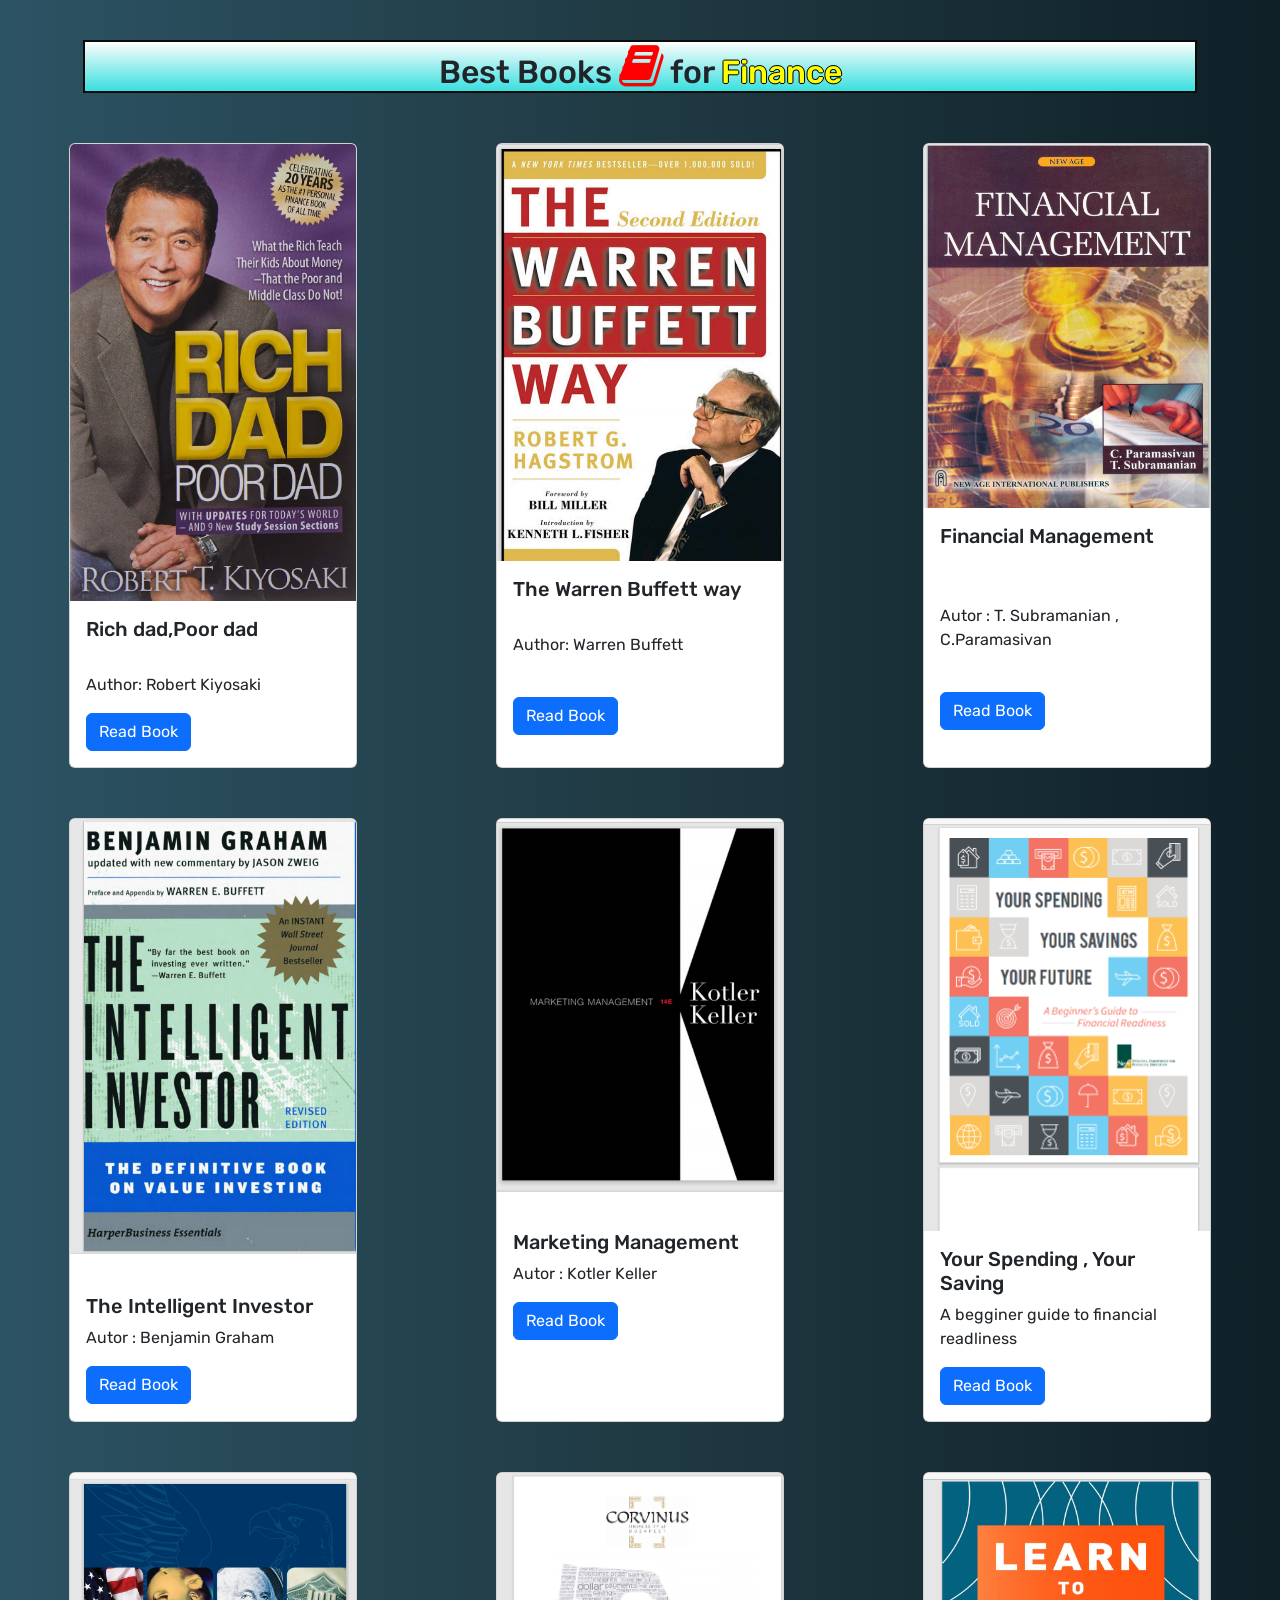
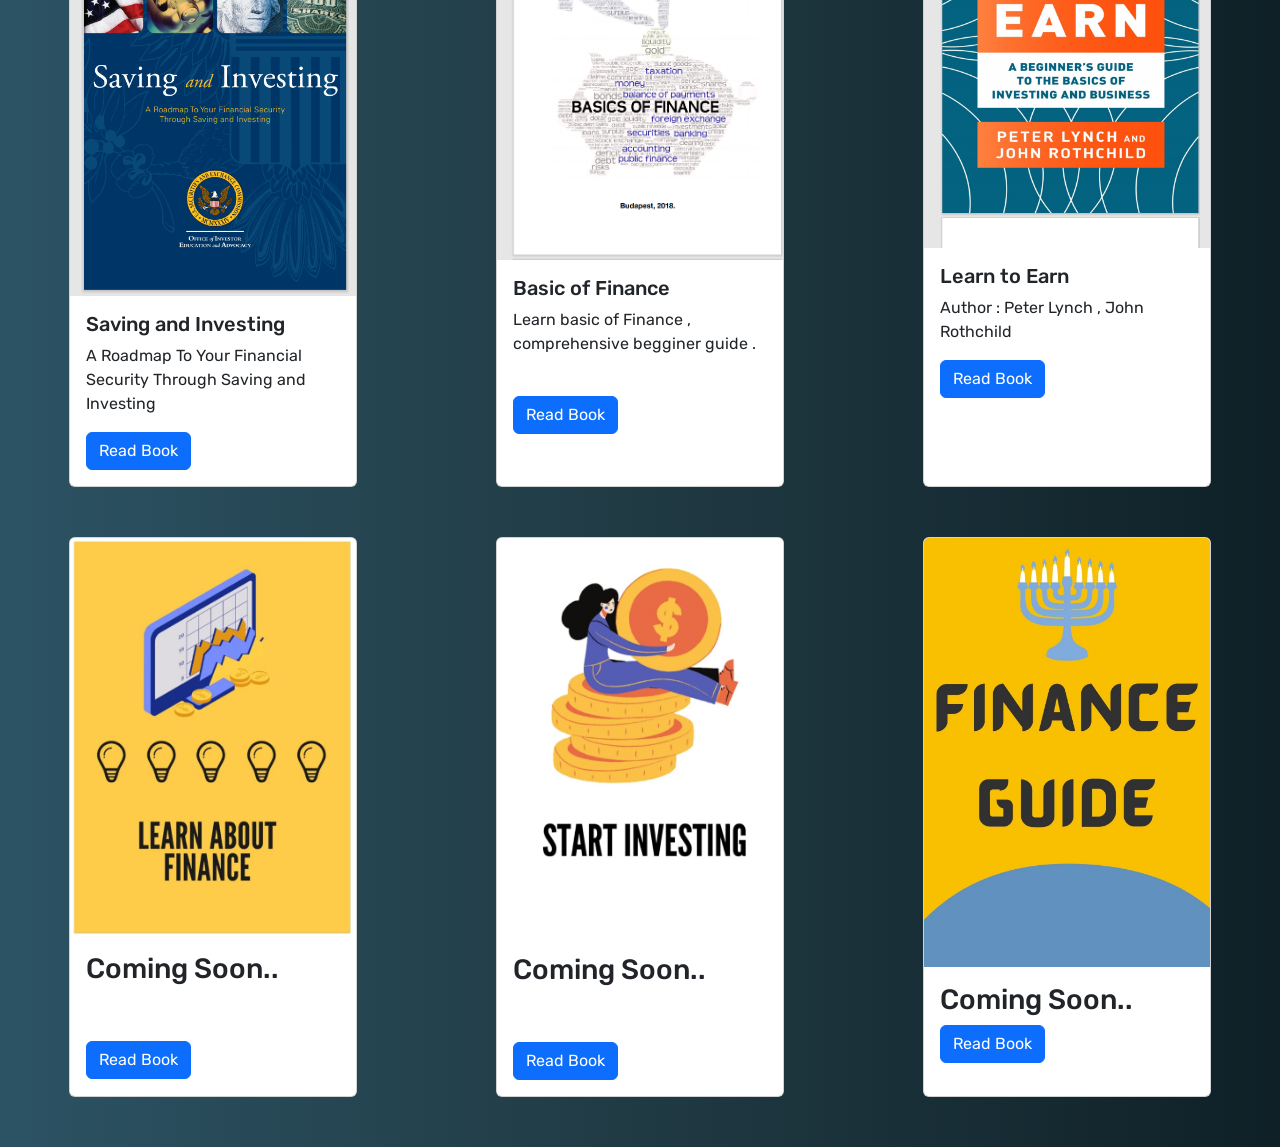
<file: booksPage/index.html>
<!DOCTYPE html>
<html lang="en">

<head>
  <meta charset="UTF-8">
  <meta http-equiv="X-UA-Compatible" content="IE=edge">
  <meta name="viewport" content="width=device-width, initial-scale=1.0">
  <link href="https://cdn.jsdelivr.net/npm/bootstrap@5.0.2/dist/css/bootstrap.min.css" rel="stylesheet"
    integrity="sha384-EVSTQN3/azprG1Anm3QDgpJLIm9Nao0Yz1ztcQTwFspd3yD65VohhpuuCOmLASjC" crossorigin="anonymous">

  <link rel="stylesheet" href="https://cdnjs.cloudflare.com/ajax/libs/font-awesome/4.7.0/css/font-awesome.min.css">

  <link rel="preconnect" href="https://fonts.googleapis.com">
  <link rel="preconnect" href="https://fonts.gstatic.com" crossorigin>
  <link href="https://fonts.googleapis.com/css2?family=Rubik:wght@500&display=swap" rel="stylesheet">

  <link rel="preconnect" href="https://fonts.googleapis.com">
  <link rel="preconnect" href="https://fonts.gstatic.com" crossorigin>

  <title>Document</title>
  <style>
    body {
      font-family: 'Rubik', sans-serif;
      
      background: #0f2027;
  background: -webkit-linear-gradient(to right, #2c5364, #203a43, #0f2027);
  background: linear-gradient(to right, #2c5364, #203a43, #0f2027);
    }
  

    h2 {
      text-align: center;
      margin: 0 20px;
  
    }

    .heading {
      margin: 40px auto;
      background: linear-gradient(rgb(253, 253, 253), #3adfdf);
      /* background-color: black; */
      width: 87%;

      border: 2px solid rgb(10, 10, 9);
      /* border-radius: 20px; */
    }

    .contain {
      display: flex;
      justify-content: space-around;
      margin: 50px auto;

    }

    span {

      color: yellow;
      text-shadow: -1px 0 black, 0 1px black, 1px 0 black, 0 -1px black;
    }
  </style>
</head>

<body>

  <div class="heading">
    <h2>Best Books <i class="fa fa-book" style="font-size:48px;color:red"></i> for
      <span>Finance</span>
    </h2>
  </div>


  <div class="contain">
    <div class="card" style="width: 18rem;">
      <img src="book img/Rich dad poor dad.jpg" class="card-img-top" alt="...">
      <div class="card-body">
        <h5 class="card-title">Rich dad,Poor dad</h5>
        <br>

        <p class="card-text">Author: Robert Kiyosaki</p>

        <a href="book pdf/Rich-Dad-Poor-Dad-eBook.pdf" class="btn btn-primary" target="_blank">Read Book</a>
      </div>
    </div>

    <div class="card" style="width: 18rem;">
      <img src="book img/warren buffet.png" class="card-img-top" alt="...">
      <div class="card-body">
        <h5 class="card-title">The Warren Buffett way</h5>
        <br>
        
        
        
        <p class="card-text">Author: Warren Buffett </p>
        <br>
        
        <a href="book pdf/The-Warren-Buffett-Way.pdf" class="btn btn-primary" target="_blank">Read Book</a>
      </div>
    </div>

    <div class="card" style="width: 18rem;">
      <img src="book img/financial managment.png" class="card-img-top" alt="...">
      <div class="card-body">
        <h5 class="card-title">Financial Management</h5>
        <br>
        <br>
        <p class="card-text">Autor : T. Subramanian , C.Paramasivan</p>
        <br>
  

        <a href="book pdf/financial_management.pdf" class="btn btn-primary" target="_blank">Read Book</a>
      </div>
    </div>



  </div>


  <div class="contain">
    <div class="card" style="width: 18rem;">
      <img src="book img/The intellegent investor.png" class="card-img-top" alt="The Intelligent Investor">
      <div class="card-body">
        <h5 class="card-title">The Intelligent Investor</h5>
        <p class="card-text">Autor : Benjamin Graham</p>
        <a href="book pdf/The Intelligent Investor By Benjamin Graham.pdf" class="btn btn-primary" target="_blank">Read Book</a>
      </div>
    </div>

    <div class="card" style="width: 18rem;">
      <img src="book img/marketing managment.png" class="card-img-top" alt="Marketing Management">
      <div class="card-body">
        <h5 class="card-title">Marketing Management</h5>
        <p class="card-text">Autor : Kotler Keller</p>
        <a href="book pdf/[Phillip_Kotler]_Marketing_Management_14th_Edition(BookFi).pdf" class="btn btn-primary" target="_blank">Read Book</a>
      </div>
    </div>

    <div class="card" style="width: 18rem;">
      <img src="book img/your spending , your saving.png" class="card-img-top" alt="Your Spending , Your Saving">
      <div class="card-body">
        <h5 class="card-title">Your Spending , Your Saving</h5>
        <p class="card-text">A begginer guide to financial readliness</p>
        <a href="book pdf/Your-Spending-Your-Savings-Your-Future.pdf" class="btn btn-primary" target="_blank">Read Book</a>
      </div>
    </div>



  </div>

  <div class="contain">
    <div class="card" style="width: 18rem;">
      <img src="book img/Saving and Investing.png" class="card-img-top" alt="Saving and Investing">
      <div class="card-body">
        <h5 class="card-title">Saving and Investing</h5>
        <p class="card-text">A Roadmap To Your Financial Security 
          Through Saving and Investing</p>
        <a href="book pdf/sec-guide-to-savings-and-investing (1).pdf" class="btn btn-primary" target="_blank">Read Book</a>
      </div>
    </div>

    <div class="card" style="width: 18rem;">
      <img src="book img/basic of finance.png" class="card-img-top" alt="Basic of Finance">
      <div class="card-body">
        <h5 class="card-title">Basic of Finance</h5>
        <p class="card-text">Learn basic of Finance , comprehensive begginer guide .</p>
        <br>
        <a href="book pdf/Basic of finance.pdf" class="btn btn-primary" target="_blank">Read Book</a>
      </div>
    </div>

    <div class="card" style="width: 18rem;">
      <img src="book img/learn to earn.png" class="card-img-top" alt="Learn to Earn">
      <div class="card-body">
        <h5 class="card-title">Learn to Earn</h5>
        <p class="card-text">Author : Peter Lynch , John Rothchild</p>
        <a href="book pdf/Learn to Earn_ A Beginner_.pdf" class="btn btn-primary" target="_blank">Read Book</a>
      </div>
    </div>



  </div>

  <div class="contain">
    <div class="card" style="width: 18rem;">
      <img src="book img/learn about finance.jpeg" class="card-img-top" alt="...">
      <div class="card-body">
        <h3 class="card-title">Coming Soon..</h3>
        <!-- <p class="card-text">Some quick example text to build on the card title and make up the bulk of the card's
          content.</p> -->
          <br>
          <br>
        <a href="#" class="btn btn-primary" target="_blank">Read Book</a>
      </div>
    </div>

    <div class="card" style="width: 18rem;">
      <img src="book img/start investing.jpeg" class="card-img-top" alt="...">
      <div class="card-body">
        <h3 class="card-title">Coming Soon..</h3>
        <!-- <p class="card-text">Some quick example text to build on the card title and make up the bulk of the card's
          content.</p> -->
          <br>
          <br>
        <a href="#" class="btn btn-primary" target="_blank">Read Book</a>
      </div>
    </div>

    <div class="card" style="width: 18rem;">
      <img src="book img/Finance guide.jpg" class="card-img-top" alt="...">
    

      <div class="card-body">
        <h3 class="card-title">Coming Soon..</h3>
        <!-- <p class="card-text">Some quick example text to build on the card title and make up the bulk of the card's
          content.</p> -->
        <a href="#" class="btn btn-primary" target="_blank">Read Book</a>
      </div>
    </div>



  </div>


</body>

</html>
</file>
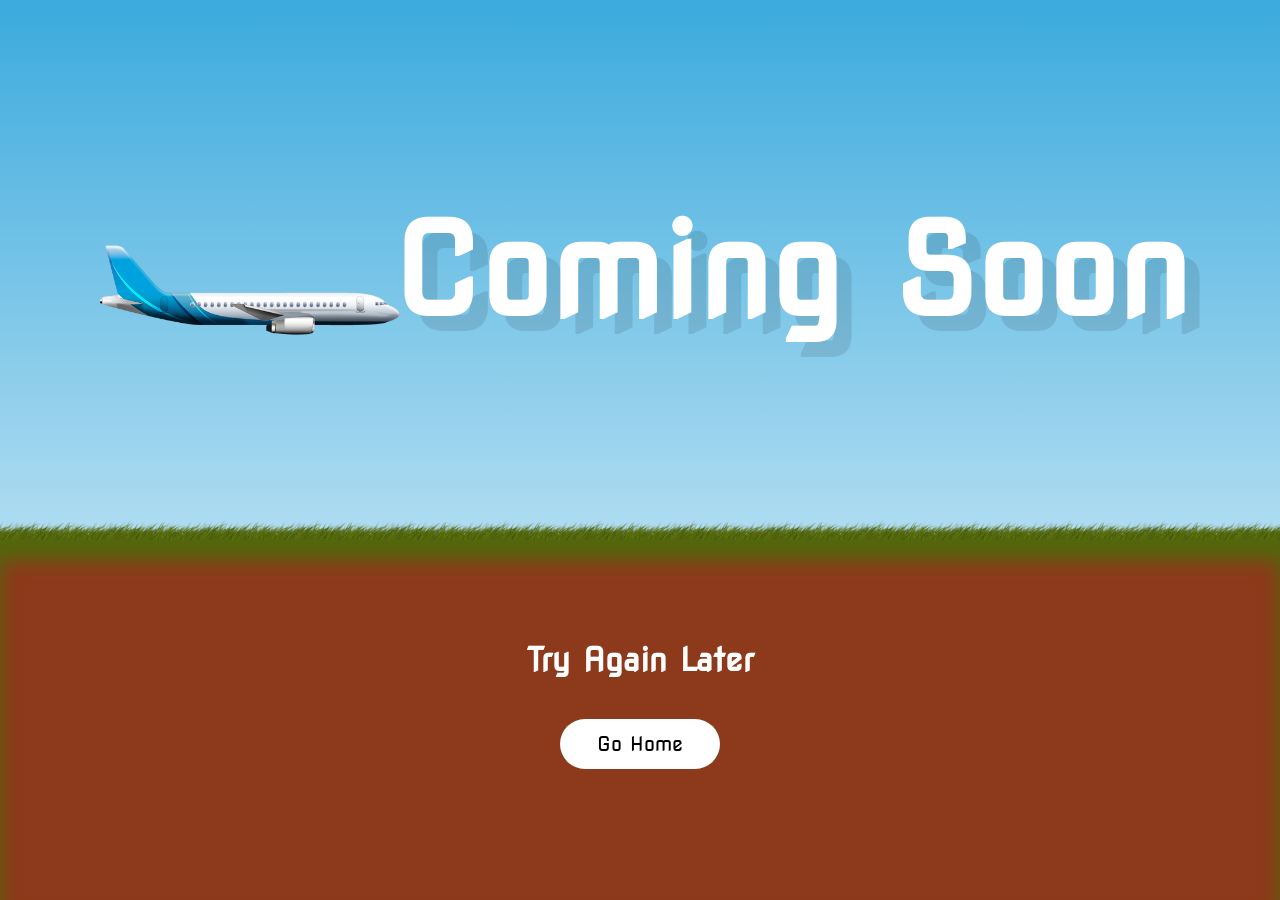
<file: comingSoonPage/index.html>
<!DOCTYPE html>
<html lang="en">
  <head>
    <meta charset="UTF-8" />
    <meta http-equiv="X-UA-Compatible" content="IE=edge" />
    <meta name="viewport" content="width=device-width, initial-scale=1.0" />
    <link rel="stylesheet" href="style.css" />
    <title>Coming Soon</title>
  </head>
  <body>
    <div class="error">
      <div class="sky">
        <h2><span>Coming</span> <span>Soon</span></h2>
        <div class="grass"></div>
        <img src="plane.png" alt="" class="plane" />
      </div>
      <div class="field">
        <h2>Try Again Later</h2>
        <a href="#">Go Home</a>
      </div>
    </div>
  </body>
</html>
</file>
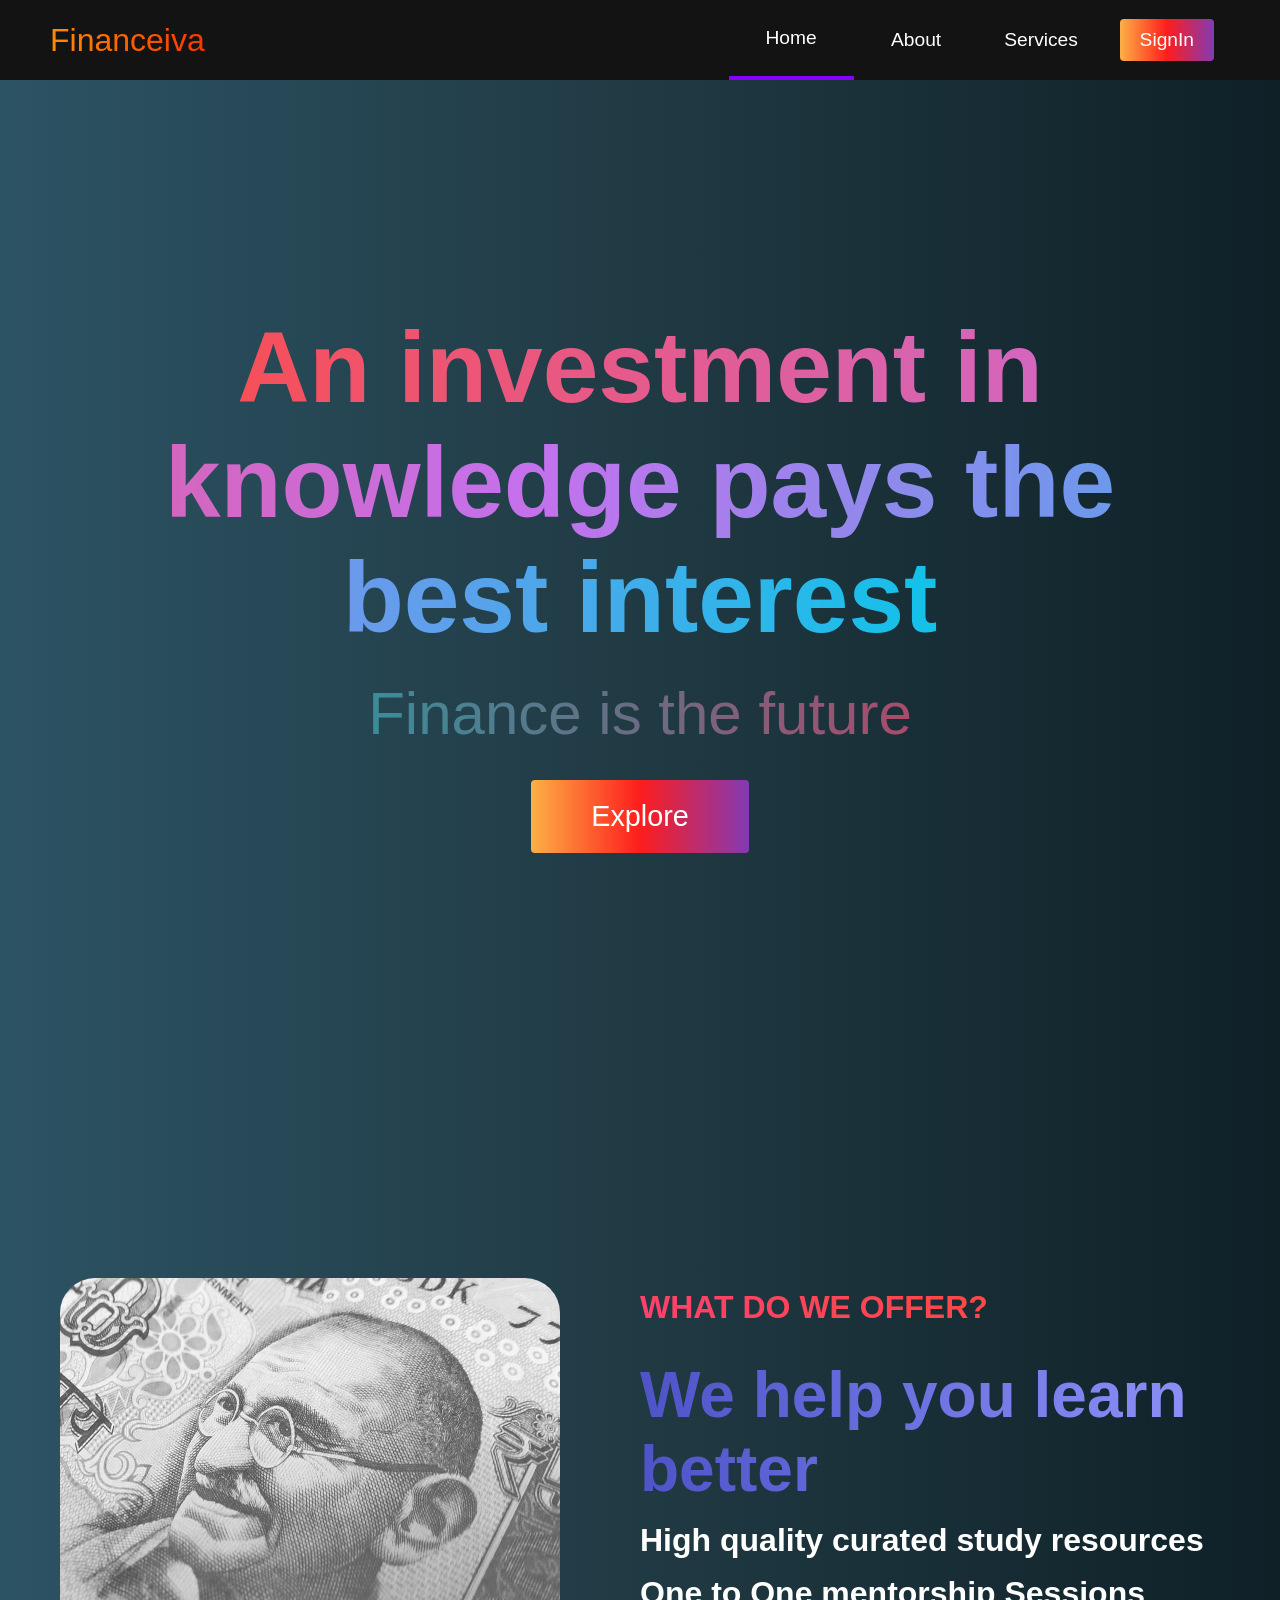
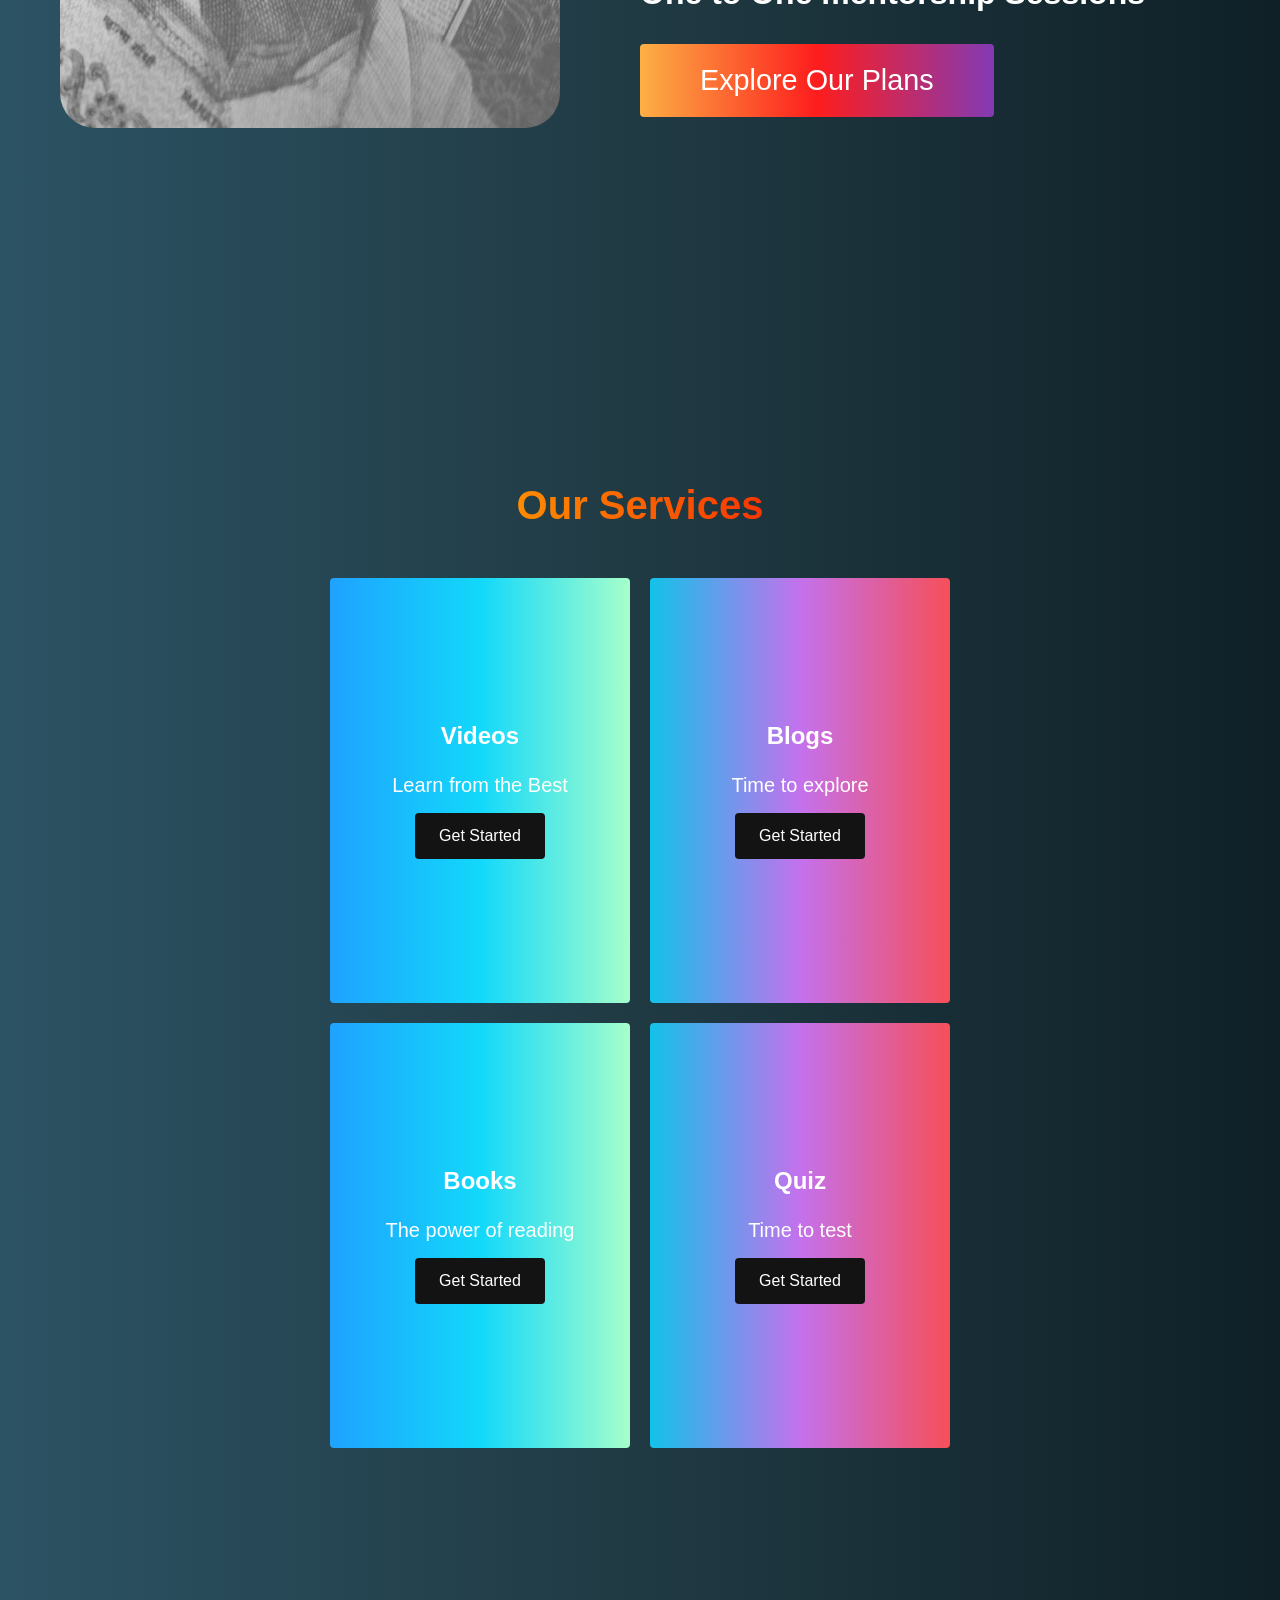
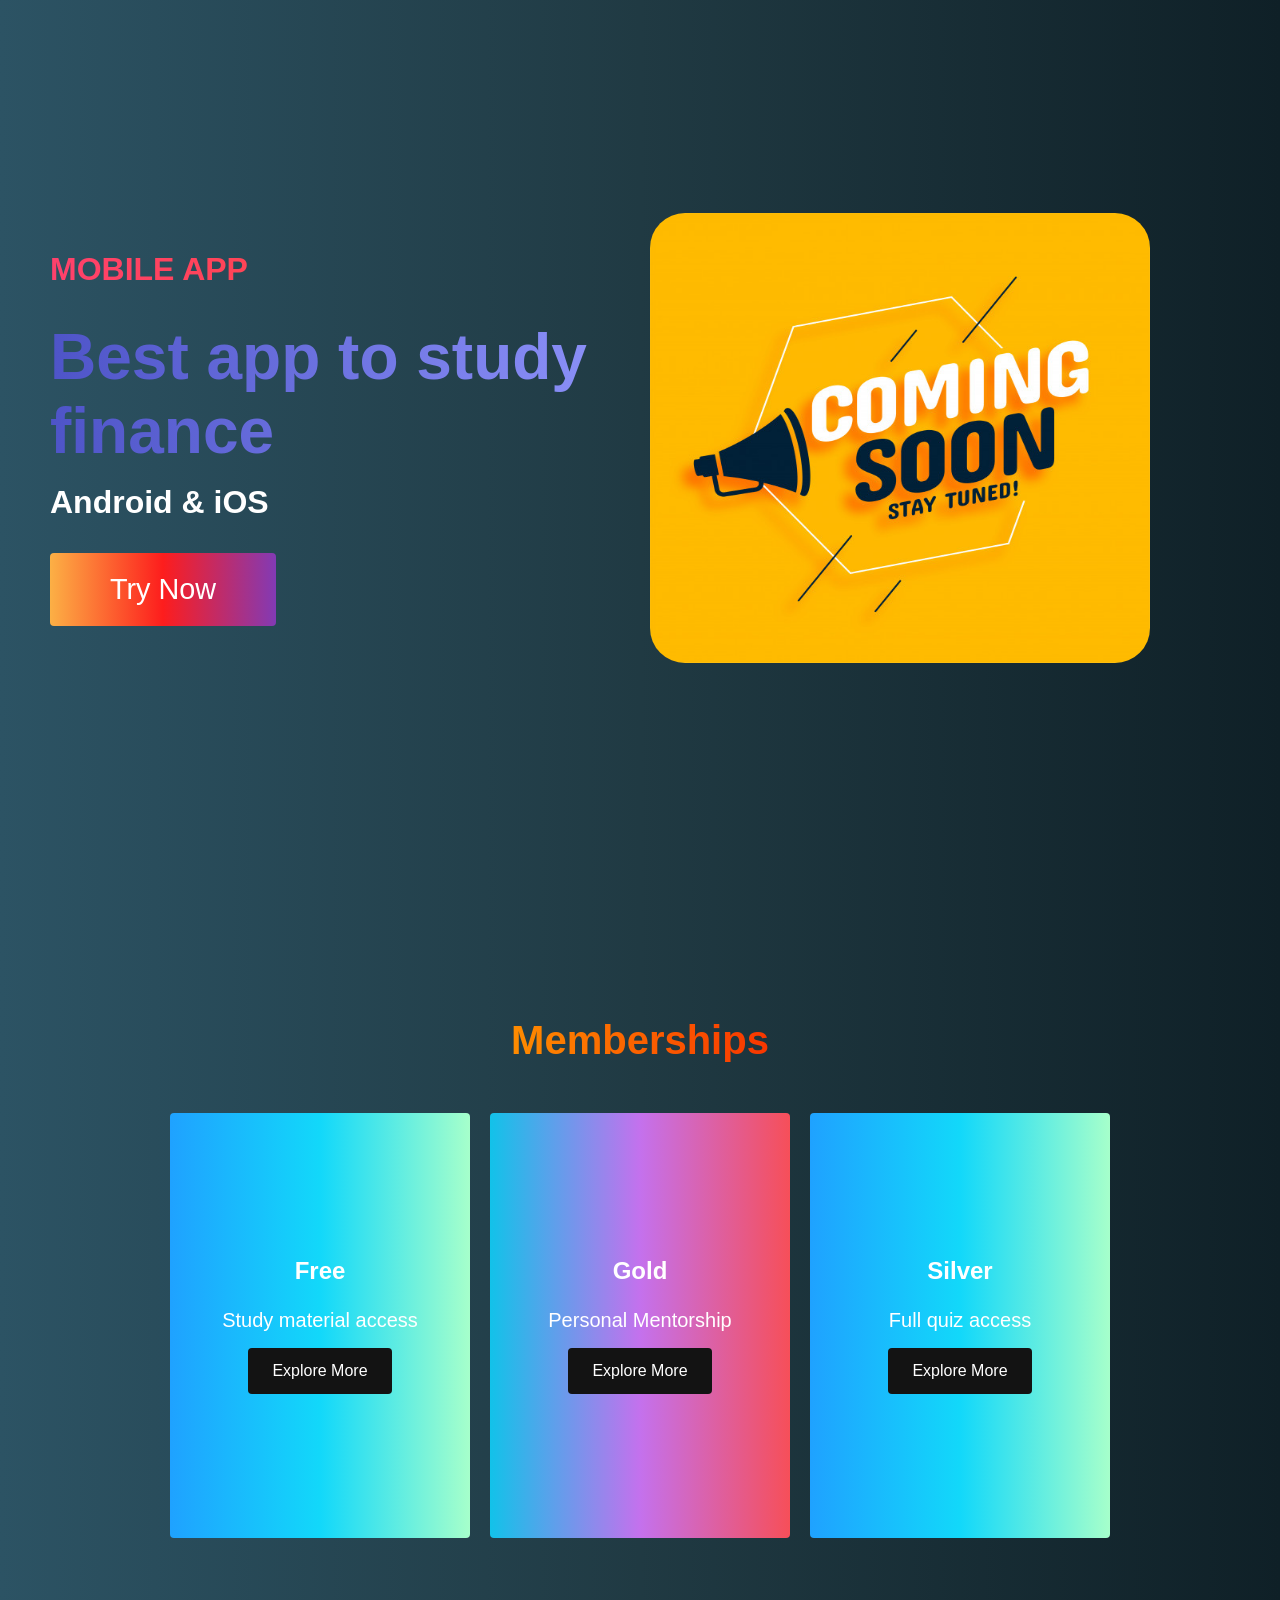
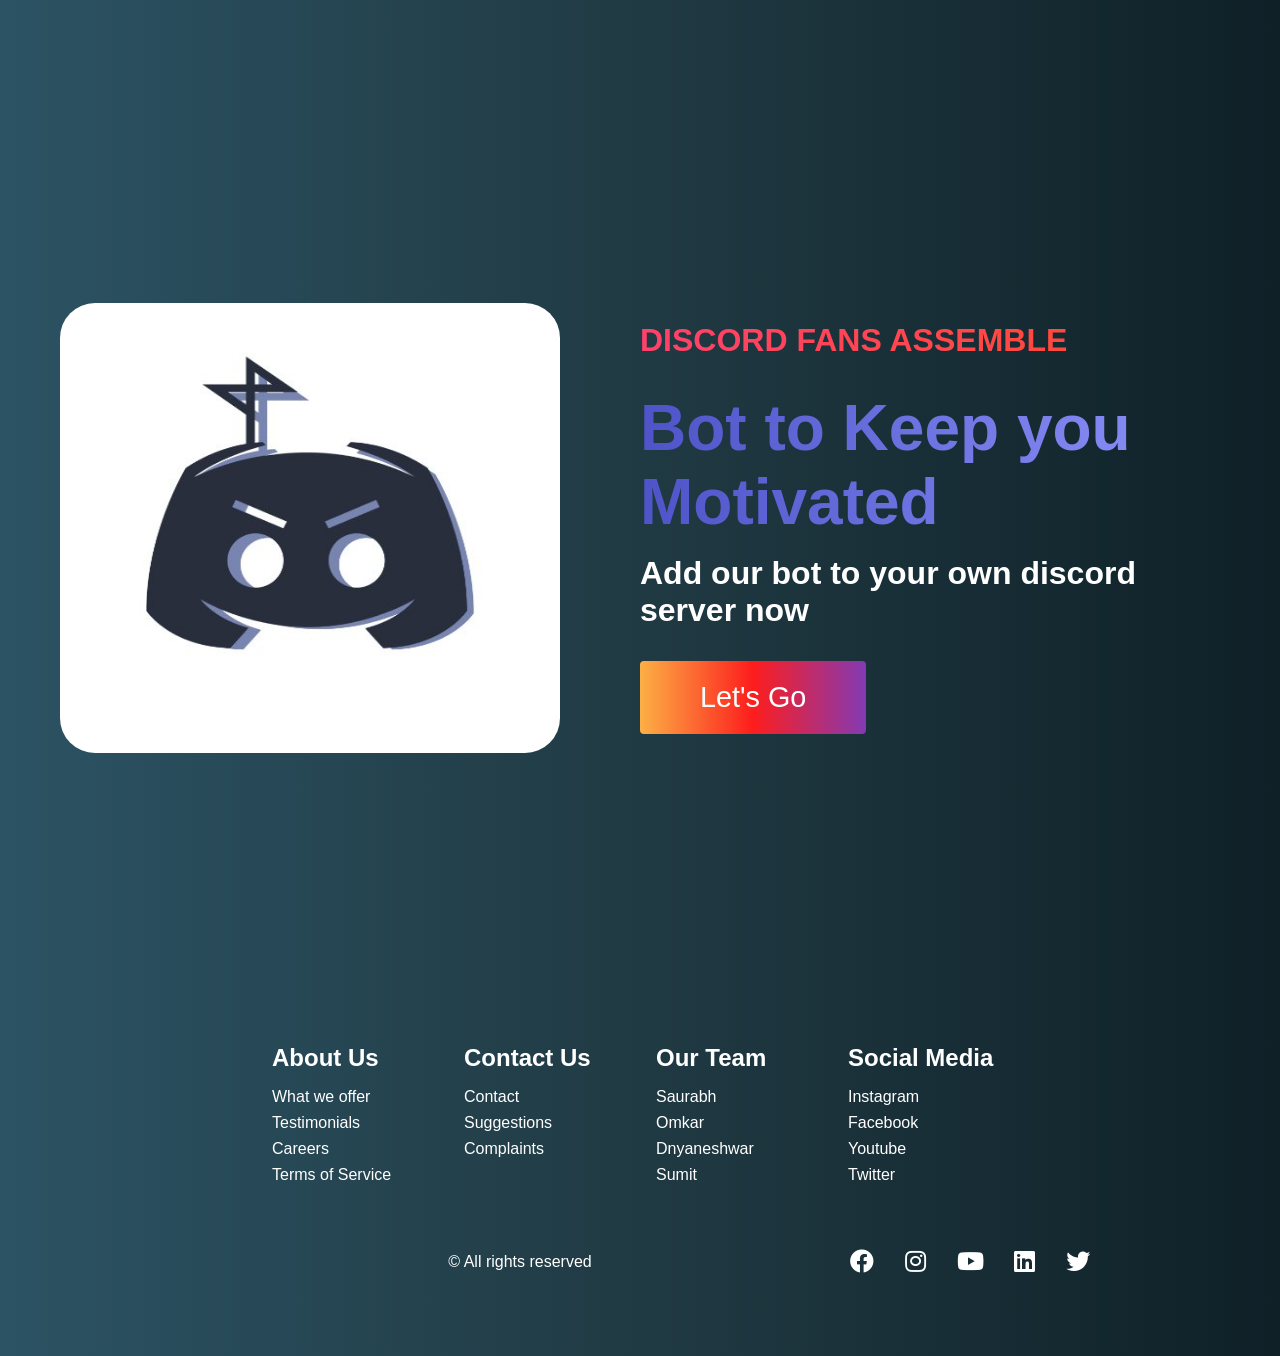
<file: frontPage/index.html>
<!DOCTYPE html>
<html lang="en">
  <head>
    <meta charset="UTF-8" />
    <meta http-equiv="X-UA-Compatible" content="IE=edge" />
    <meta name="viewport" content="width=device-width, initial-scale=1.0" />
    <title>Financeiva</title>
    <link rel="stylesheet" href="style.css" />
    <link rel="stylesheet" href="https://pro.fontawesome.com/releases/v5.10.0/css/all.css" integrity="sha384-AYmEC3Yw5cVb3ZcuHtOA93w35dYTsvhLPVnYs9eStHfGJvOvKxVfELGroGkvsg+p" crossorigin="anonymous" />
  </head>
  <body>
    <nav class="navbar">
      <div class="navbar__container">
        <a href="" id="navbar__logo">Financeiva</a>

        <div class="navbar__toggle" id="mobile-menu">
          <span class="bar"></span>
          <span class="bar"></span>
          <span class="bar"></span>
        </div>

        <ul class="navbar__menu">
          <li class="navbar__item">
            <a href="#home" class="navbar__links" id="home-page">Home</a>
          </li>
          <li class="navbar__item">
            <a href="#about" class="navbar__links" id="about-page">About</a>
          </li>
          <li class="navbar__item">
            <a href="#services" class="navbar__links" id="services-page">Services</a>
          </li>
          <li class="navbar__btn">
            <a href="" class="button" id="sign-up">SignIn</a>
          </li>
        </ul>
      </div>
    </nav>

    <!-- top -->
    <div class="hero" id="home">
      <div class="hero__container">
        <h1 class="hero__heading"><span>An investment in knowledge pays the best interest</span></h1>
        <p class="hero__description">Finance is the future</p>
        <button class="main__btn"><a href="#services">Explore</a></button>
      </div>
    </div>

    <!-- About -->
    <div class="main" id="about">
      <div class="main__container">
        <div class="main__img--container">
          <div class="main__img--card"><img src="currency.jpeg" class="images" alt="" /></div>
        </div>
        <div class="main__content">
          <h1>What do we offer?</h1>
          <h2>We help you learn better</h2>
          <p>High quality curated study resources</p>
          <p>One to One mentorship Sessions</p>
          <button class="main__btn"><a href="#membership">Explore Our Plans</a></button>
        </div>
      </div>
    </div>

    <!-- Services -->
    <div class="services" id="services">
      <h1>Our Services</h1>

      <div class="services__wrapper">
        <div class="services__card">
          <h2>Videos</h2>
          <p>Learn from the Best</p>
          <div class="services__btn"><button onclick="window.location.href='../videoPage/index.html'">Get Started</button></div>
        </div>
        <div class="services__card">
          <h2>Blogs</h2>
          <p>Time to explore</p>
          <div class="services__btn"><button>Get Started</button></div>
        </div>
        <div class="services__card">
          <h2>Books</h2>
          <p>The power of reading</p>
          <div class="services__btn"><button onclick="window.location.href='../booksPage/index.html'">Get Started</button></div>
        </div>
        <div class="services__card">
          <h2>Quiz</h2>
          <p>Time to test</p>
          <div class="services__btn"><button onclick="window.location.href='../quiz/index.html'">Get Started</button></div>
        </div>
      </div>
    </div>

    <!-- App -->
    <div class="main" id="">
      <div class="main__container">
        <div class="main__content">
          <h1>Mobile App</h1>
          <h2>Best app to study finance</h2>
          <p>Android & iOS</p>
          <button class="main__btn" onclick="window.location.href='../comingSoonPage/index.html'"><a href="">Try Now</a></button>
        </div>
        <div class="main__img--container">
          <div class="main__img--card"><img src="coming-soon.jpg" class="images" alt="" /></div>
        </div>
      </div>
    </div>

    <!-- Membership -->
    <div class="services" id="membership">
      <h1>Memberships</h1>

      <div class="services__wrapper--membership">
        <div class="services__card">
          <h2>Free</h2>
          <p>Study material access</p>
          <div class="services__btn"><button onclick="window.location.href='../membershipPage/index.html'">Explore More</button></div>
        </div>
        <div class="services__card">
          <h2>Gold</h2>
          <p>Personal Mentorship</p>
          <div class="services__btn"><button onclick="window.location.href='../membershipPage/index.html'">Explore More</button></div>
        </div>
        <div class="services__card">
          <h2>Silver</h2>
          <p>Full quiz access</p>
          <div class="services__btn"><button onclick="window.location.href='../membershipPage/index.html'">Explore More</button></div>
        </div>
      </div>
    </div>

    <!-- Bot-->
    <div class="main" id="about">
      <div class="main__container">
        <div class="main__img--container">
          <div class="main__img--card"><img src="bot.jpeg" class="images" class="images" alt="" /></div>
        </div>
        <div class="main__content">
          <h1>Discord Fans Assemble</h1>
          <h2>Bot to Keep you Motivated</h2>
          <p>Add our bot to your own discord server now</p>
          <button class="main__btn"><a href="https://discord.com/api/oauth2/authorize?client_id=860793868663652352&permissions=0&scope=bot" target="_blank">Let's Go</a></button>
        </div>
      </div>
    </div>

    <!-- Footer -->
    <div class="footer__container">
      <div class="footer__links">
        <div class="footer__link--wrapper">
          <div class="footer__link--items">
            <h2>About Us</h2>
            <a href="#about">What we offer</a>
            <a href="../comingSoonPage/index.html">Testimonials</a>
            <a href="../comingSoonPage/index.html">Careers</a>
            <a href="../comingSoonPage/index.html">Terms of Service</a>
          </div>
          <div class="footer__link--items">
            <h2>Contact Us</h2>
            <a href="">Contact</a>
            <a href="">Suggestions</a>
            <a href="">Complaints</a>
          </div>
        </div>
        <div class="footer__link--wrapper">
          <div class="footer__link--items">
            <h2>Our Team</h2>
            <a href="">Saurabh</a>
            <a href="">Omkar</a>
            <a href="">Dnyaneshwar</a>
            <a href="">Sumit</a>
          </div>
          <div class="footer__link--items">
            <h2>Social Media</h2>
            <a href="https://www.instagram.com/" target="_blank">Instagram</a>
            <a href="https://www.facebook.com/" target="_blank">Facebook</a>
            <a href="https://www.youtube.com/" target="_blank">Youtube</a>
            <a href="https://www.twitter.com/" target="_blank">Twitter</a>
          </div>
        </div>
      </div>
      <section class="social__media">
        <div class="social__media--wrap">
          <div id="footer__logo">
            <a href=""></a>
          </div>
          <p class="website__rights">© All rights reserved</p>
          <div class="social__icons">
            <a href="https://www.facebook.com/" class="social__icon--link" target="_blank"><i class="fab fa-facebook"></i></a>
            <a href="https://www.instagram.com/" class="social__icon--link" target="_blank"><i class="fab fa-instagram"></i></a>
            <a href="https://www.youtube.com/" class="social__icon--link" target="_blank"><i class="fab fa-youtube"></i></a>
            <a href="https://www.linkedin.com/" class="social__icon--link" target="_blank"><i class="fab fa-linkedin"></i></a>
            <a href="https://www.twitter.com/" class="social__icon--link" target="_blank"><i class="fab fa-twitter"></i></a>
          </div>
        </div>
      </section>
    </div>

    <script src="app.js"></script>
  </body>
</html>
</file>
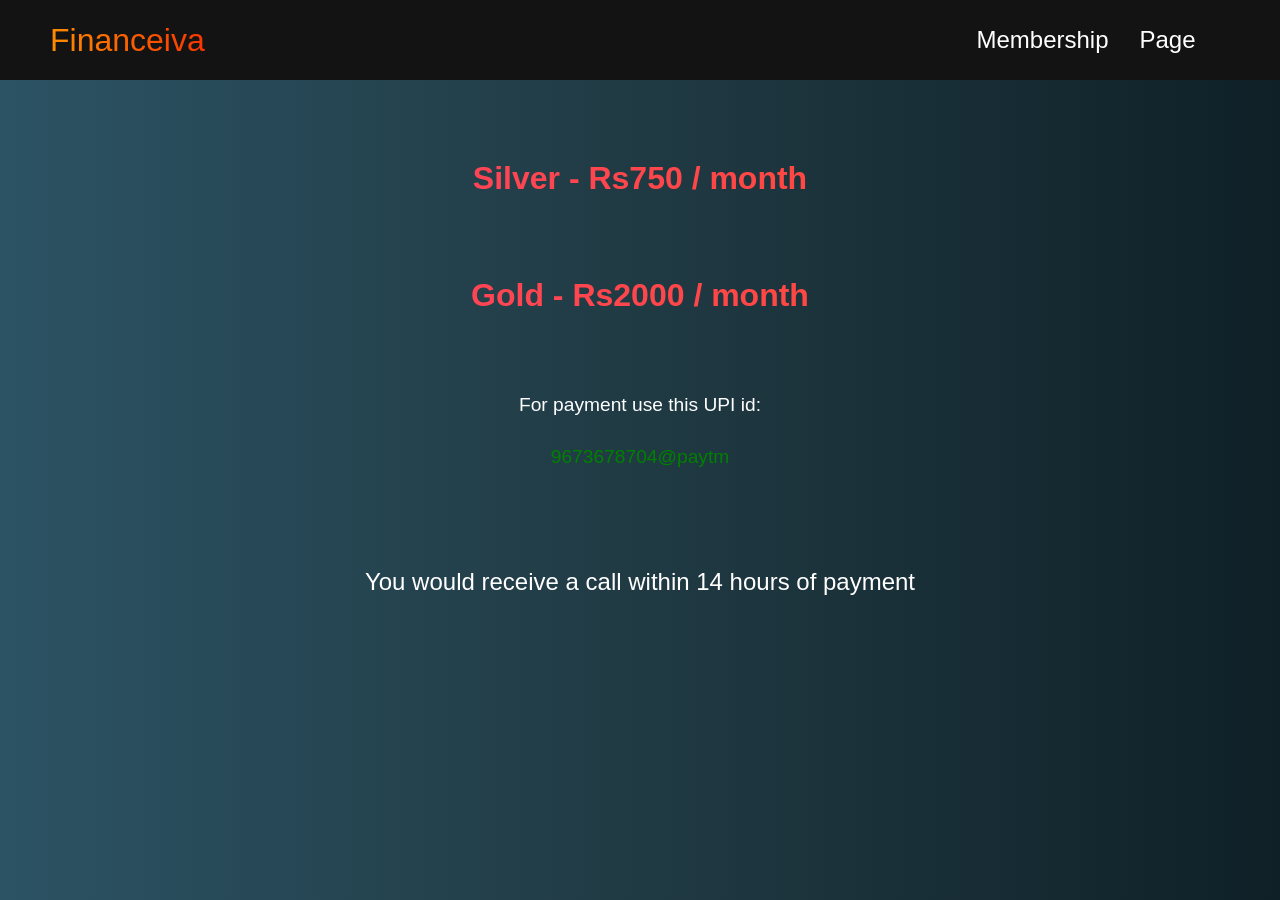
<file: membershipPage/index.html>
<!DOCTYPE html>
<html lang="en">
  <head>
    <meta charset="UTF-8" />
    <meta http-equiv="X-UA-Compatible" content="IE=edge" />
    <meta name="viewport" content="width=device-width, initial-scale=1.0" />
    <title>Financeiva</title>
    <link rel="stylesheet" href="style.css" />
  </head>
  <body>
    <nav class="navbar">
      <div class="navbar__container">
        <a href="" id="navbar__logo">Financeiva</a>

        <ul class="navbar__menu">
          <li class="navbar__item">
            <a class="navbar__links" id="home-page">Membership </a>
          </li>
          <li class="navbar__item">
            <a class="navbar__links" id="about-page">Page</a>
          </li>
          <!-- <li class="navbar__item">
            <a href="#services" class="navbar__links" id="services-page">Services</a>
          </li>
          <li class="navbar__btn">
            <a href="" class="button" id="sign-up">SignIn</a>
          </li> -->
        </ul>
      </div>
    </nav>

    <h2>Silver - Rs750 / month</h2>
    <h2>Gold - Rs2000 / month</h2>
    <p>For payment use this UPI id:</p>
    <p style="color: green">9673678704@paytm</p>
    <div>You would receive a call within 14 hours of payment</div>
  </body>
</html>
</file>
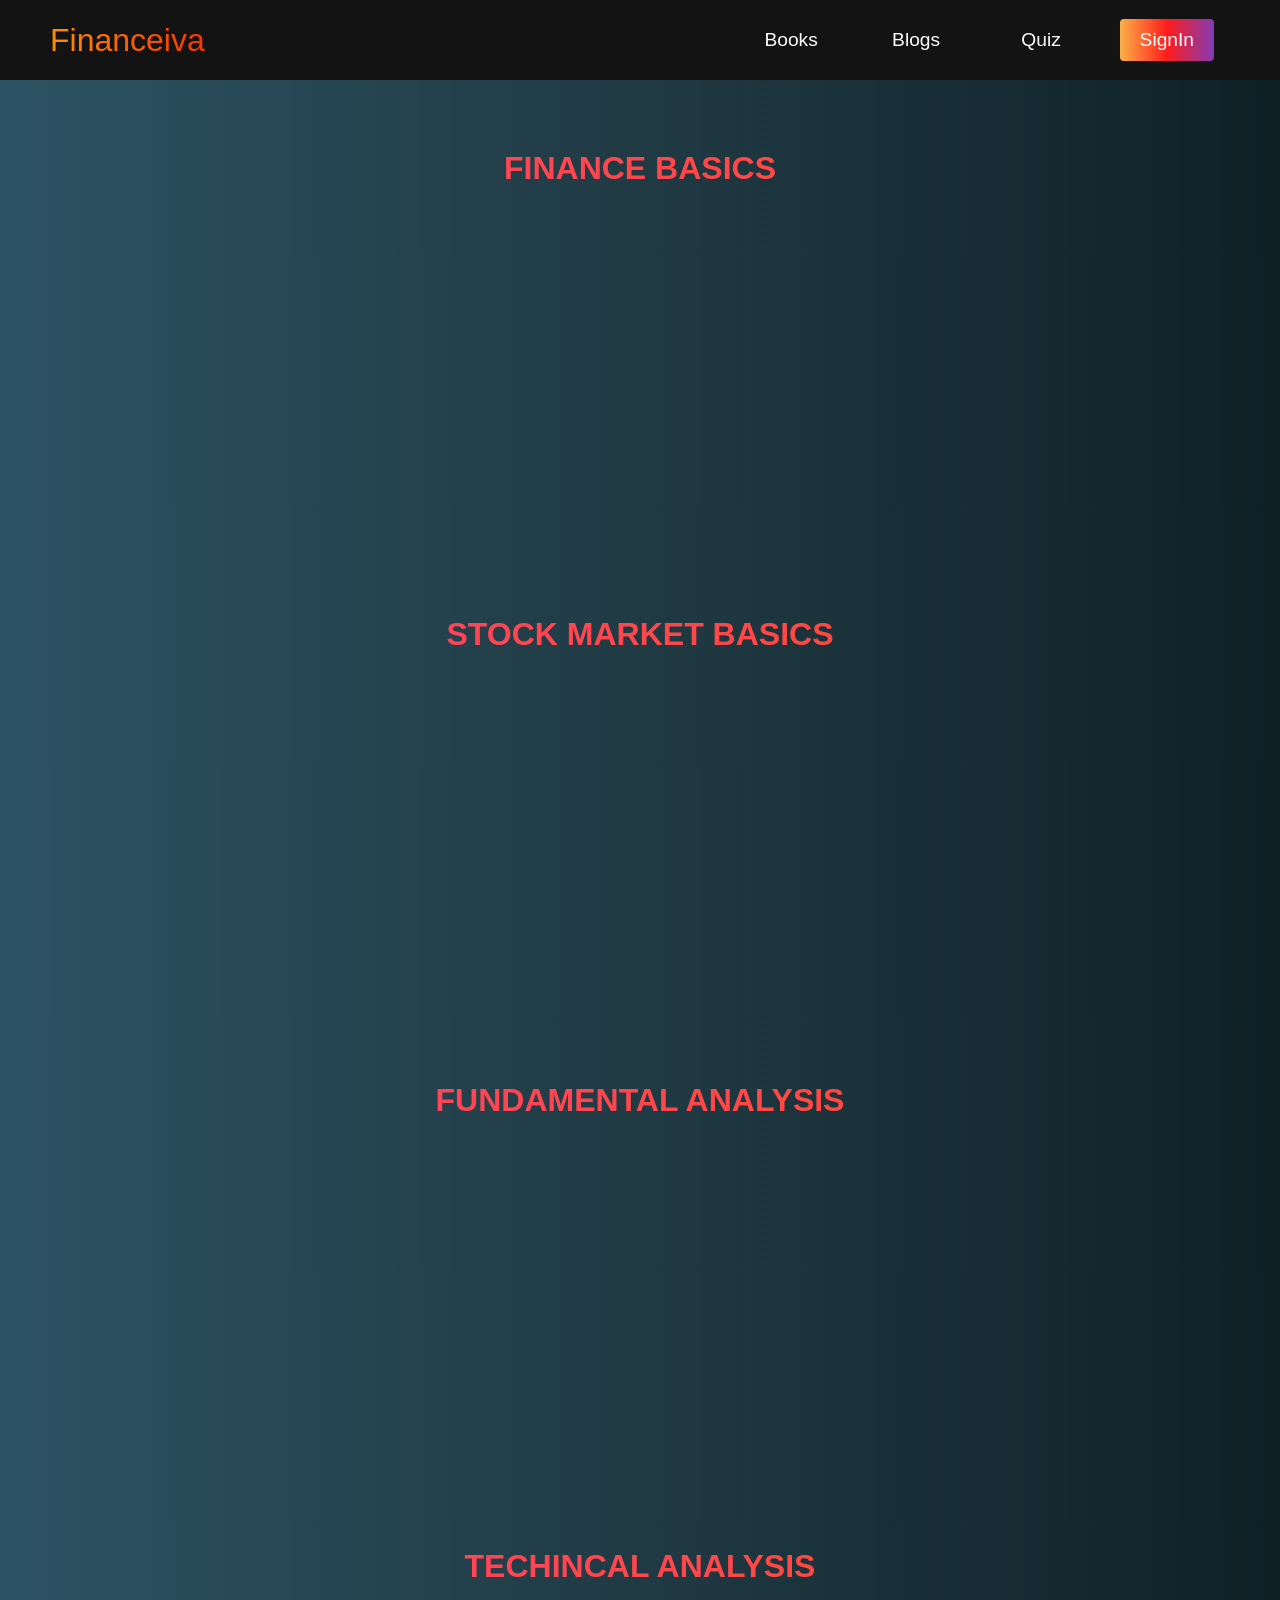
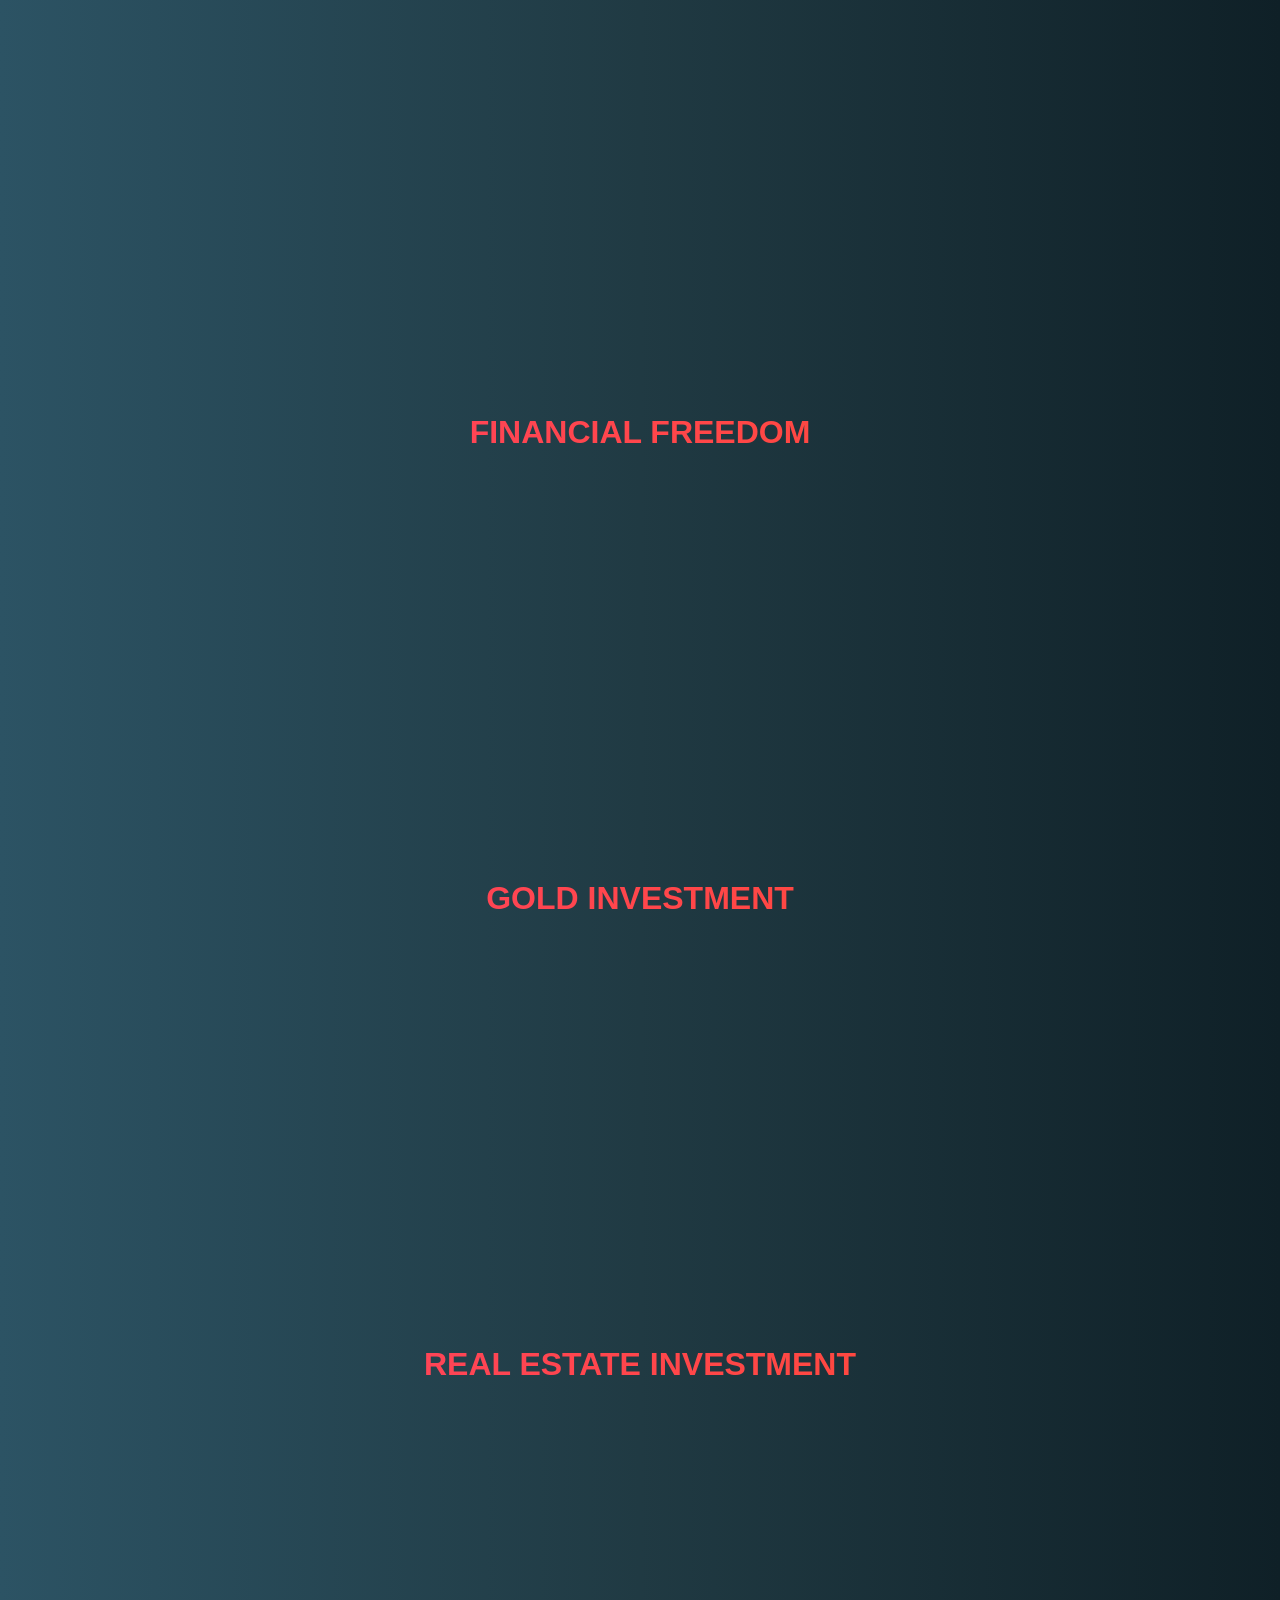
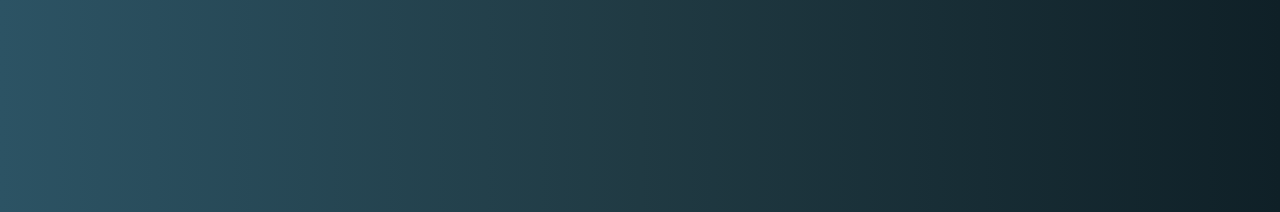
<file: videoPage/index.html>
<!DOCTYPE html>
<html lang="en">
  <head>
    <meta charset="UTF-8" />
    <meta http-equiv="X-UA-Compatible" content="IE=edge" />
    <meta name="viewport" content="width=device-width, initial-scale=1.0" />
    <link rel="stylesheet" href="style.css" />
    <title>Videos</title>
  </head>
  <body>
    <nav class="navbar">
      <div class="navbar__container">
        <a href="../frontPage/index.html" id="navbar__logo">Financeiva</a>

        <div class="navbar__toggle" id="mobile-menu">
          <span class="bar"></span>
          <span class="bar"></span>
          <span class="bar"></span>
        </div>

        <ul class="navbar__menu">
          <li class="navbar__item">
            <a href="../frontPage/index.html#home" class="navbar__links" id="home-page">Books</a>
          </li>
          <li class="navbar__item">
            <a href="" class="navbar__links" id="about-page">Blogs</a>
          </li>
          <li class="navbar__item">
            <a href="" class="navbar__links" id="services-page">Quiz</a>
          </li>
          <li class="navbar__btn">
            <a href="" class="button" id="sign-up">SignIn</a>
          </li>
        </ul>
      </div>
    </nav>

    <div class="main">
      <h1>Finance Basics</h1>
      <div class="sub">
        <div class="item"><iframe width="560" height="315" src="https://www.youtube.com/embed/LLdKcFpHgM8" title="YouTube video player" frameborder="0" allow="accelerometer; autoplay; clipboard-write; encrypted-media; gyroscope; picture-in-picture" allowfullscreen></iframe></div>
        <div class="item"><iframe width="560" height="315" src="https://www.youtube.com/embed/nbrkmJTuGoY" title="YouTube video player" frameborder="0" allow="accelerometer; autoplay; clipboard-write; encrypted-media; gyroscope; picture-in-picture" allowfullscreen></iframe></div>
        <div class="item"><iframe width="560" height="315" src="https://www.youtube.com/embed/zVcwvCL2C2c" title="YouTube video player" frameborder="0" allow="accelerometer; autoplay; clipboard-write; encrypted-media; gyroscope; picture-in-picture" allowfullscreen></iframe></div>
        <div class="item"><iframe width="560" height="315" src="https://www.youtube.com/embed/lLCAOw_7e4w" title="YouTube video player" frameborder="0" allow="accelerometer; autoplay; clipboard-write; encrypted-media; gyroscope; picture-in-picture" allowfullscreen></iframe></div>
        <div class="item"><iframe width="560" height="315" src="https://www.youtube.com/embed/RB0YLEKjPWs" title="YouTube video player" frameborder="0" allow="accelerometer; autoplay; clipboard-write; encrypted-media; gyroscope; picture-in-picture" allowfullscreen></iframe></div>
        <div class="item"><iframe width="560" height="315" src="https://www.youtube.com/embed/BKTN4C0m6MY" title="YouTube video player" frameborder="0" allow="accelerometer; autoplay; clipboard-write; encrypted-media; gyroscope; picture-in-picture" allowfullscreen></iframe></div>
        <div class="item"><iframe width="560" height="315" src="https://www.youtube.com/embed/DNYCgsyOAW4" title="YouTube video player" frameborder="0" allow="accelerometer; autoplay; clipboard-write; encrypted-media; gyroscope; picture-in-picture" allowfullscreen></iframe></div>
        <div class="item"><iframe width="560" height="315" src="https://www.youtube.com/embed/iR7b2NjgAO8" title="YouTube video player" frameborder="0" allow="accelerometer; autoplay; clipboard-write; encrypted-media; gyroscope; picture-in-picture" allowfullscreen></iframe></div>
      </div>
    </div>

    <div class="main">
      <h1>Stock Market Basics</h1>
      <div class="sub">
        <div class="item"><iframe width="560" height="315" src="https://www.youtube.com/embed/hIYSxqrraWA" title="YouTube video player" frameborder="0" allow="accelerometer; autoplay; clipboard-write; encrypted-media; gyroscope; picture-in-picture" allowfullscreen></iframe></div>
        <div class="item"><iframe width="560" height="315" src="https://www.youtube.com/embed/3UF0ymVdYLA" title="YouTube video player" frameborder="0" allow="accelerometer; autoplay; clipboard-write; encrypted-media; gyroscope; picture-in-picture" allowfullscreen></iframe></div>
        <div class="item"><iframe width="560" height="315" src="https://www.youtube.com/embed/L_iJCNzDe-s" title="YouTube video player" frameborder="0" allow="accelerometer; autoplay; clipboard-write; encrypted-media; gyroscope; picture-in-picture" allowfullscreen></iframe></div>
        <div class="item"><iframe width="560" height="315" src="https://www.youtube.com/embed/jwsr3kXru7g" title="YouTube video player" frameborder="0" allow="accelerometer; autoplay; clipboard-write; encrypted-media; gyroscope; picture-in-picture" allowfullscreen></iframe></div>
        <div class="item"><iframe width="560" height="315" src="https://www.youtube.com/embed/p7HKvqRI_Bo" title="YouTube video player" frameborder="0" allow="accelerometer; autoplay; clipboard-write; encrypted-media; gyroscope; picture-in-picture" allowfullscreen></iframe></div>
        <div class="item"><iframe width="560" height="315" src="https://www.youtube.com/embed/RkZL-lIEdCo" title="YouTube video player" frameborder="0" allow="accelerometer; autoplay; clipboard-write; encrypted-media; gyroscope; picture-in-picture" allowfullscreen></iframe></div>
        <div class="item"><iframe width="560" height="315" src="https://www.youtube.com/embed/GpiM_qi5mAc" title="YouTube video player" frameborder="0" allow="accelerometer; autoplay; clipboard-write; encrypted-media; gyroscope; picture-in-picture" allowfullscreen></iframe></div>
      </div>
    </div>

    <div class="main">
      <h1>Fundamental Analysis</h1>
      <div class="sub">
        <div class="item"><iframe width="560" height="315" src="https://www.youtube.com/embed/L8-Y-BhF_wY" title="YouTube video player" frameborder="0" allow="accelerometer; autoplay; clipboard-write; encrypted-media; gyroscope; picture-in-picture" allowfullscreen></iframe></div>
        <div class="item"><iframe width="560" height="315" src="https://www.youtube.com/embed/PQqfeyUQbyE" title="YouTube video player" frameborder="0" allow="accelerometer; autoplay; clipboard-write; encrypted-media; gyroscope; picture-in-picture" allowfullscreen></iframe></div>
        <div class="item"><iframe width="560" height="315" src="https://www.youtube.com/embed/odI7IN23J4Q" title="YouTube video player" frameborder="0" allow="accelerometer; autoplay; clipboard-write; encrypted-media; gyroscope; picture-in-picture" allowfullscreen></iframe></div>
        <div class="item"><iframe width="560" height="315" src="https://www.youtube.com/embed/zcjZLHHldqs" title="YouTube video player" frameborder="0" allow="accelerometer; autoplay; clipboard-write; encrypted-media; gyroscope; picture-in-picture" allowfullscreen></iframe></div>
        <div class="item"><iframe width="560" height="315" src="https://www.youtube.com/embed/03l-viRyGBU" title="YouTube video player" frameborder="0" allow="accelerometer; autoplay; clipboard-write; encrypted-media; gyroscope; picture-in-picture" allowfullscreen></iframe></div>
        <div class="item"><iframe width="560" height="315" src="https://www.youtube.com/embed/6P_naNghHIQ" title="YouTube video player" frameborder="0" allow="accelerometer; autoplay; clipboard-write; encrypted-media; gyroscope; picture-in-picture" allowfullscreen></iframe></div>
        <div class="item"><iframe width="560" height="315" src="https://www.youtube.com/embed/Ytw_qqgRBOY" title="YouTube video player" frameborder="0" allow="accelerometer; autoplay; clipboard-write; encrypted-media; gyroscope; picture-in-picture" allowfullscreen></iframe></div>
        <div class="item"><iframe width="560" height="315" src="https://www.youtube.com/embed/RpAenFUtGss" title="YouTube video player" frameborder="0" allow="accelerometer; autoplay; clipboard-write; encrypted-media; gyroscope; picture-in-picture" allowfullscreen></iframe></div>
      </div>
    </div>

    <div class="main">
      <h1>Techincal Analysis</h1>
      <div class="sub">
        <div class="item"><iframe width="560" height="315" src="https://www.youtube.com/embed/mRfVY9Wbnrs" title="YouTube video player" frameborder="0" allow="accelerometer; autoplay; clipboard-write; encrypted-media; gyroscope; picture-in-picture" allowfullscreen></iframe></div>
        <div class="item"><iframe width="560" height="315" src="https://www.youtube.com/embed/njuFAOEkTMk" title="YouTube video player" frameborder="0" allow="accelerometer; autoplay; clipboard-write; encrypted-media; gyroscope; picture-in-picture" allowfullscreen></iframe></div>
        <div class="item"><iframe width="560" height="315" src="https://www.youtube.com/embed/8JTBeh1IbK8" title="YouTube video player" frameborder="0" allow="accelerometer; autoplay; clipboard-write; encrypted-media; gyroscope; picture-in-picture" allowfullscreen></iframe></div>
        <div class="item"><iframe width="560" height="315" src="https://www.youtube.com/embed/eynxyoKgpng" title="YouTube video player" frameborder="0" allow="accelerometer; autoplay; clipboard-write; encrypted-media; gyroscope; picture-in-picture" allowfullscreen></iframe></div>
        <div class="item"><iframe width="560" height="315" src="https://www.youtube.com/embed/rUBsYP1Rrdc" title="YouTube video player" frameborder="0" allow="accelerometer; autoplay; clipboard-write; encrypted-media; gyroscope; picture-in-picture" allowfullscreen></iframe></div>
        <div class="item"><iframe width="560" height="315" src="https://www.youtube.com/embed/j1wuR87r0yU" title="YouTube video player" frameborder="0" allow="accelerometer; autoplay; clipboard-write; encrypted-media; gyroscope; picture-in-picture" allowfullscreen></iframe></div>
        <div class="item"><iframe width="560" height="315" src="https://www.youtube.com/embed/V47CdOCDo4s" title="YouTube video player" frameborder="0" allow="accelerometer; autoplay; clipboard-write; encrypted-media; gyroscope; picture-in-picture" allowfullscreen></iframe></div>
        <div class="item"><iframe width="560" height="315" src="https://www.youtube.com/embed/z__O20NZzrs" title="YouTube video player" frameborder="0" allow="accelerometer; autoplay; clipboard-write; encrypted-media; gyroscope; picture-in-picture" allowfullscreen></iframe></div>
        <div class="item"><iframe width="560" height="315" src="https://www.youtube.com/embed/BLrROvty13k" title="YouTube video player" frameborder="0" allow="accelerometer; autoplay; clipboard-write; encrypted-media; gyroscope; picture-in-picture" allowfullscreen></iframe></div>
        <div class="item"><iframe width="560" height="315" src="https://www.youtube.com/embed/rNI166nMAFw" title="YouTube video player" frameborder="0" allow="accelerometer; autoplay; clipboard-write; encrypted-media; gyroscope; picture-in-picture" allowfullscreen></iframe></div>
        <div class="item"><iframe width="560" height="315" src="https://www.youtube.com/embed/U9nsjYNV5yo" title="YouTube video player" frameborder="0" allow="accelerometer; autoplay; clipboard-write; encrypted-media; gyroscope; picture-in-picture" allowfullscreen></iframe></div>
      </div>
    </div>

    <div class="main">
      <h1>Financial Freedom</h1>
      <div class="sub">
        <div class="item"><iframe width="560" height="315" src="https://www.youtube.com/embed/4jIE674ntOg" title="YouTube video player" frameborder="0" allow="accelerometer; autoplay; clipboard-write; encrypted-media; gyroscope; picture-in-picture" allowfullscreen></iframe></div>
        <div class="item"><iframe width="560" height="315" src="https://www.youtube.com/embed/mSB8wMHxHKs" title="YouTube video player" frameborder="0" allow="accelerometer; autoplay; clipboard-write; encrypted-media; gyroscope; picture-in-picture" allowfullscreen></iframe></div>
        <div class="item"><iframe width="560" height="315" src="https://www.youtube.com/embed/4aaG_nC_cyo" title="YouTube video player" frameborder="0" allow="accelerometer; autoplay; clipboard-write; encrypted-media; gyroscope; picture-in-picture" allowfullscreen></iframe></div>
        <div class="item"><iframe width="560" height="315" src="https://www.youtube.com/embed/10prz5J05bo" title="YouTube video player" frameborder="0" allow="accelerometer; autoplay; clipboard-write; encrypted-media; gyroscope; picture-in-picture" allowfullscreen></iframe></div>
        <div class="item"><iframe width="560" height="315" src="https://www.youtube.com/embed/oMRZj_R2nq8" title="YouTube video player" frameborder="0" allow="accelerometer; autoplay; clipboard-write; encrypted-media; gyroscope; picture-in-picture" allowfullscreen></iframe></div>
        <div class="item"><iframe width="560" height="315" src="https://www.youtube.com/embed/bNbe3oh7Eh8" title="YouTube video player" frameborder="0" allow="accelerometer; autoplay; clipboard-write; encrypted-media; gyroscope; picture-in-picture" allowfullscreen></iframe></div>
        <div class="item"><iframe width="560" height="315" src="https://www.youtube.com/embed/ATDYLTnGJV0" title="YouTube video player" frameborder="0" allow="accelerometer; autoplay; clipboard-write; encrypted-media; gyroscope; picture-in-picture" allowfullscreen></iframe></div>
        <div class="item"><iframe width="560" height="315" src="https://www.youtube.com/embed/2kGMHdqh6e0" title="YouTube video player" frameborder="0" allow="accelerometer; autoplay; clipboard-write; encrypted-media; gyroscope; picture-in-picture" allowfullscreen></iframe></div>
      </div>
    </div>

    <div class="main">
      <h1>Gold Investment</h1>
      <div class="sub">
        <div class="item"><iframe width="560" height="315" src="https://www.youtube.com/embed/WDypUuRJdJs" title="YouTube video player" frameborder="0" allow="accelerometer; autoplay; clipboard-write; encrypted-media; gyroscope; picture-in-picture" allowfullscreen></iframe></div>
        <div class="item"><iframe width="560" height="315" src="https://www.youtube.com/embed/CM3hLxpvD-c" title="YouTube video player" frameborder="0" allow="accelerometer; autoplay; clipboard-write; encrypted-media; gyroscope; picture-in-picture" allowfullscreen></iframe></div>
        <div class="item"><iframe width="560" height="315" src="https://www.youtube.com/embed/UcXeVBMbC_E" title="YouTube video player" frameborder="0" allow="accelerometer; autoplay; clipboard-write; encrypted-media; gyroscope; picture-in-picture" allowfullscreen></iframe></div>
        <div class="item"><iframe width="560" height="315" src="https://www.youtube.com/embed/MkX2yirnAO8" title="YouTube video player" frameborder="0" allow="accelerometer; autoplay; clipboard-write; encrypted-media; gyroscope; picture-in-picture" allowfullscreen></iframe></div>
        <div class="item"><iframe width="560" height="315" src="https://www.youtube.com/embed/slaVWxQAx2c" title="YouTube video player" frameborder="0" allow="accelerometer; autoplay; clipboard-write; encrypted-media; gyroscope; picture-in-picture" allowfullscreen></iframe></div>
        <div class="item"><iframe width="560" height="315" src="https://www.youtube.com/embed/7w06AfVmdT0" title="YouTube video player" frameborder="0" allow="accelerometer; autoplay; clipboard-write; encrypted-media; gyroscope; picture-in-picture" allowfullscreen></iframe></div>
        <div class="item"><iframe width="560" height="315" src="https://www.youtube.com/embed/4UhftLLkk0M" title="YouTube video player" frameborder="0" allow="accelerometer; autoplay; clipboard-write; encrypted-media; gyroscope; picture-in-picture" allowfullscreen></iframe></div>
        <div class="item"><iframe width="560" height="315" src="https://www.youtube.com/embed/nGEk3WHocWw" title="YouTube video player" frameborder="0" allow="accelerometer; autoplay; clipboard-write; encrypted-media; gyroscope; picture-in-picture" allowfullscreen></iframe></div>
      </div>
    </div>

    <div class="main">
      <h1>Real Estate Investment</h1>
      <div class="sub">
        <div class="item"><iframe width="560" height="315" src="https://www.youtube.com/embed/RNwdlECtyR4" title="YouTube video player" frameborder="0" allow="accelerometer; autoplay; clipboard-write; encrypted-media; gyroscope; picture-in-picture" allowfullscreen></iframe></div>
        <div class="item"><iframe width="560" height="315" src="https://www.youtube.com/embed/sRbLBG-CbTo" title="YouTube video player" frameborder="0" allow="accelerometer; autoplay; clipboard-write; encrypted-media; gyroscope; picture-in-picture" allowfullscreen></iframe></div>
        <div class="item"><iframe width="560" height="315" src="https://www.youtube.com/embed/rq48nm-vOV0" title="YouTube video player" frameborder="0" allow="accelerometer; autoplay; clipboard-write; encrypted-media; gyroscope; picture-in-picture" allowfullscreen></iframe></div>
        <div class="item"><iframe width="560" height="315" src="https://www.youtube.com/embed/spPhIAczntE" title="YouTube video player" frameborder="0" allow="accelerometer; autoplay; clipboard-write; encrypted-media; gyroscope; picture-in-picture" allowfullscreen></iframe></div>
        <div class="item"><iframe width="560" height="315" src="https://www.youtube.com/embed/naZAknwNgkY" title="YouTube video player" frameborder="0" allow="accelerometer; autoplay; clipboard-write; encrypted-media; gyroscope; picture-in-picture" allowfullscreen></iframe></div>
        <div class="item"><iframe width="560" height="315" src="https://www.youtube.com/embed/sYFO7Gh60Hk" title="YouTube video player" frameborder="0" allow="accelerometer; autoplay; clipboard-write; encrypted-media; gyroscope; picture-in-picture" allowfullscreen></iframe></div>
        <div class="item"><iframe width="560" height="315" src="https://www.youtube.com/embed/2fmoa3nGHWU" title="YouTube video player" frameborder="0" allow="accelerometer; autoplay; clipboard-write; encrypted-media; gyroscope; picture-in-picture" allowfullscreen></iframe></div>
        <div class="item"><iframe width="560" height="315" src="https://www.youtube.com/embed/OJ1uUxoAYBM" title="YouTube video player" frameborder="0" allow="accelerometer; autoplay; clipboard-write; encrypted-media; gyroscope; picture-in-picture" allowfullscreen></iframe></div>
        <div class="item"><iframe width="560" height="315" src="https://www.youtube.com/embed/ZbdLDPBScUc" title="YouTube video player" frameborder="0" allow="accelerometer; autoplay; clipboard-write; encrypted-media; gyroscope; picture-in-picture" allowfullscreen></iframe></div>
        <div class="item"><iframe width="560" height="315" src="https://www.youtube.com/embed/_-4FA_b7xGs" title="YouTube video player" frameborder="0" allow="accelerometer; autoplay; clipboard-write; encrypted-media; gyroscope; picture-in-picture" allowfullscreen></iframe></div>
      </div>
    </div>
  </body>
</html>
</file>
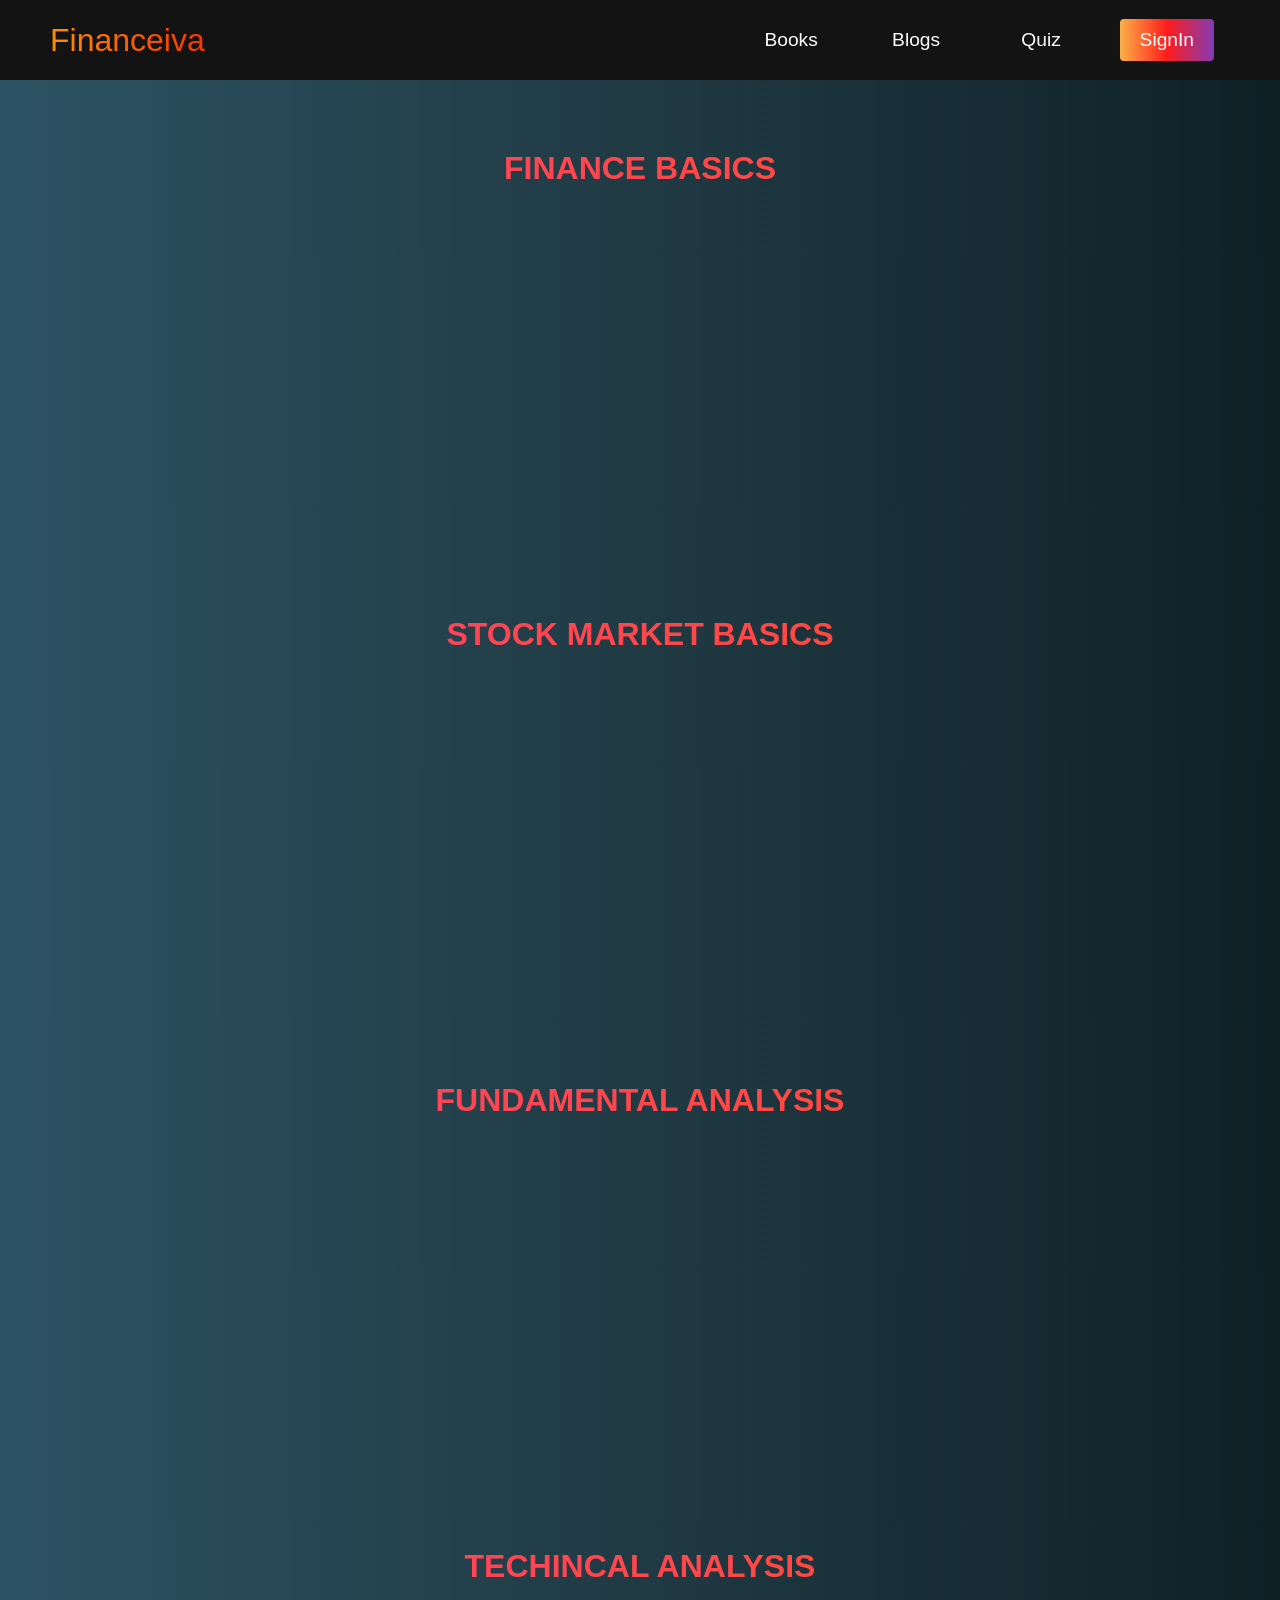
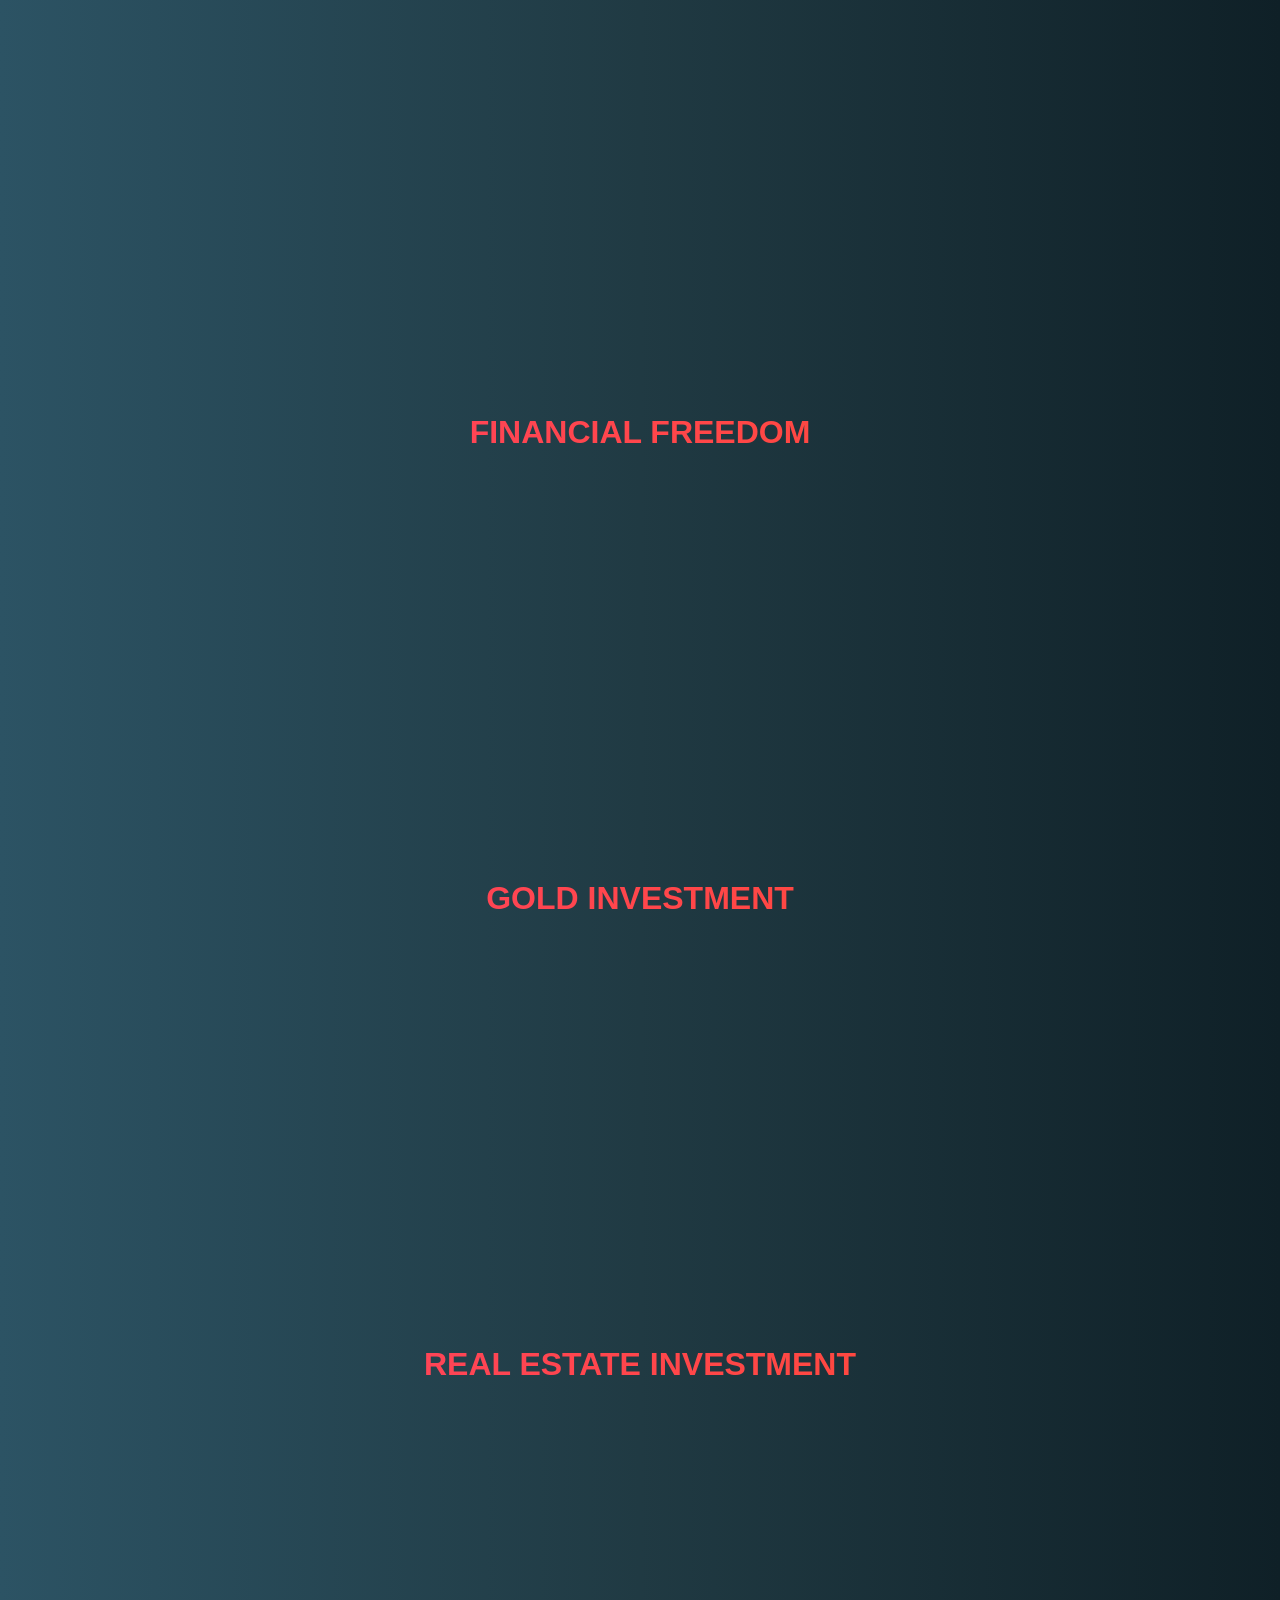
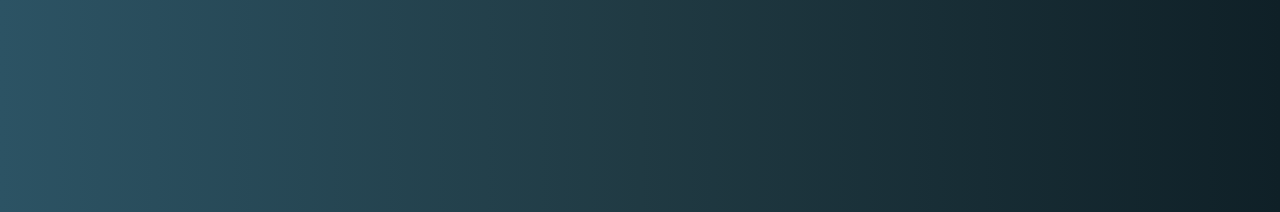
<file: Hackathon/videoPage/index.html>
<!DOCTYPE html>
<html lang="en">
  <head>
    <meta charset="UTF-8" />
    <meta http-equiv="X-UA-Compatible" content="IE=edge" />
    <meta name="viewport" content="width=device-width, initial-scale=1.0" />
    <link rel="stylesheet" href="style.css" />
    <title>Videos</title>
  </head>
  <body>
    <nav class="navbar">
      <div class="navbar__container">
        <a href="../frontPage/index.html" id="navbar__logo">Financeiva</a>

        <div class="navbar__toggle" id="mobile-menu">
          <span class="bar"></span>
          <span class="bar"></span>
          <span class="bar"></span>
        </div>

        <ul class="navbar__menu">
          <li class="navbar__item">
            <a href="../booksPage/index.html  " class="navbar__links" id="home-page">Books</a>
          </li>
          <li class="navbar__item">
            <a href="../blogSite/index.php" class="navbar__links" id="about-page">Blogs</a>
          </li>
          <li class="navbar__item">
            <a href="../quiz/index.html" class="navbar__links" id="services-page">Quiz</a>
          </li>
          <li class="navbar__btn">
            <a href="../loginf/welcome.php" class="button" id="sign-up">SignIn</a>
          </li>
        </ul>
      </div>
    </nav>

    <div class="main">
      <h1>Finance Basics</h1>
      <div class="sub">
        <div class="item"><iframe width="560" height="315" src="https://www.youtube.com/embed/LLdKcFpHgM8" title="YouTube video player" frameborder="0" allow="accelerometer; autoplay; clipboard-write; encrypted-media; gyroscope; picture-in-picture" allowfullscreen></iframe></div>
        <div class="item"><iframe width="560" height="315" src="https://www.youtube.com/embed/nbrkmJTuGoY" title="YouTube video player" frameborder="0" allow="accelerometer; autoplay; clipboard-write; encrypted-media; gyroscope; picture-in-picture" allowfullscreen></iframe></div>
        <div class="item"><iframe width="560" height="315" src="https://www.youtube.com/embed/zVcwvCL2C2c" title="YouTube video player" frameborder="0" allow="accelerometer; autoplay; clipboard-write; encrypted-media; gyroscope; picture-in-picture" allowfullscreen></iframe></div>
        <div class="item"><iframe width="560" height="315" src="https://www.youtube.com/embed/lLCAOw_7e4w" title="YouTube video player" frameborder="0" allow="accelerometer; autoplay; clipboard-write; encrypted-media; gyroscope; picture-in-picture" allowfullscreen></iframe></div>
        <div class="item"><iframe width="560" height="315" src="https://www.youtube.com/embed/RB0YLEKjPWs" title="YouTube video player" frameborder="0" allow="accelerometer; autoplay; clipboard-write; encrypted-media; gyroscope; picture-in-picture" allowfullscreen></iframe></div>
        <div class="item"><iframe width="560" height="315" src="https://www.youtube.com/embed/BKTN4C0m6MY" title="YouTube video player" frameborder="0" allow="accelerometer; autoplay; clipboard-write; encrypted-media; gyroscope; picture-in-picture" allowfullscreen></iframe></div>
        <div class="item"><iframe width="560" height="315" src="https://www.youtube.com/embed/DNYCgsyOAW4" title="YouTube video player" frameborder="0" allow="accelerometer; autoplay; clipboard-write; encrypted-media; gyroscope; picture-in-picture" allowfullscreen></iframe></div>
        <div class="item"><iframe width="560" height="315" src="https://www.youtube.com/embed/iR7b2NjgAO8" title="YouTube video player" frameborder="0" allow="accelerometer; autoplay; clipboard-write; encrypted-media; gyroscope; picture-in-picture" allowfullscreen></iframe></div>
      </div>
    </div>

    <div class="main">
      <h1>Stock Market Basics</h1>
      <div class="sub">
        <div class="item"><iframe width="560" height="315" src="https://www.youtube.com/embed/hIYSxqrraWA" title="YouTube video player" frameborder="0" allow="accelerometer; autoplay; clipboard-write; encrypted-media; gyroscope; picture-in-picture" allowfullscreen></iframe></div>
        <div class="item"><iframe width="560" height="315" src="https://www.youtube.com/embed/3UF0ymVdYLA" title="YouTube video player" frameborder="0" allow="accelerometer; autoplay; clipboard-write; encrypted-media; gyroscope; picture-in-picture" allowfullscreen></iframe></div>
        <div class="item"><iframe width="560" height="315" src="https://www.youtube.com/embed/L_iJCNzDe-s" title="YouTube video player" frameborder="0" allow="accelerometer; autoplay; clipboard-write; encrypted-media; gyroscope; picture-in-picture" allowfullscreen></iframe></div>
        <div class="item"><iframe width="560" height="315" src="https://www.youtube.com/embed/jwsr3kXru7g" title="YouTube video player" frameborder="0" allow="accelerometer; autoplay; clipboard-write; encrypted-media; gyroscope; picture-in-picture" allowfullscreen></iframe></div>
        <div class="item"><iframe width="560" height="315" src="https://www.youtube.com/embed/p7HKvqRI_Bo" title="YouTube video player" frameborder="0" allow="accelerometer; autoplay; clipboard-write; encrypted-media; gyroscope; picture-in-picture" allowfullscreen></iframe></div>
        <div class="item"><iframe width="560" height="315" src="https://www.youtube.com/embed/RkZL-lIEdCo" title="YouTube video player" frameborder="0" allow="accelerometer; autoplay; clipboard-write; encrypted-media; gyroscope; picture-in-picture" allowfullscreen></iframe></div>
        <div class="item"><iframe width="560" height="315" src="https://www.youtube.com/embed/GpiM_qi5mAc" title="YouTube video player" frameborder="0" allow="accelerometer; autoplay; clipboard-write; encrypted-media; gyroscope; picture-in-picture" allowfullscreen></iframe></div>
      </div>
    </div>

    <div class="main">
      <h1>Fundamental Analysis</h1>
      <div class="sub">
        <div class="item"><iframe width="560" height="315" src="https://www.youtube.com/embed/L8-Y-BhF_wY" title="YouTube video player" frameborder="0" allow="accelerometer; autoplay; clipboard-write; encrypted-media; gyroscope; picture-in-picture" allowfullscreen></iframe></div>
        <div class="item"><iframe width="560" height="315" src="https://www.youtube.com/embed/PQqfeyUQbyE" title="YouTube video player" frameborder="0" allow="accelerometer; autoplay; clipboard-write; encrypted-media; gyroscope; picture-in-picture" allowfullscreen></iframe></div>
        <div class="item"><iframe width="560" height="315" src="https://www.youtube.com/embed/odI7IN23J4Q" title="YouTube video player" frameborder="0" allow="accelerometer; autoplay; clipboard-write; encrypted-media; gyroscope; picture-in-picture" allowfullscreen></iframe></div>
        <div class="item"><iframe width="560" height="315" src="https://www.youtube.com/embed/zcjZLHHldqs" title="YouTube video player" frameborder="0" allow="accelerometer; autoplay; clipboard-write; encrypted-media; gyroscope; picture-in-picture" allowfullscreen></iframe></div>
        <div class="item"><iframe width="560" height="315" src="https://www.youtube.com/embed/03l-viRyGBU" title="YouTube video player" frameborder="0" allow="accelerometer; autoplay; clipboard-write; encrypted-media; gyroscope; picture-in-picture" allowfullscreen></iframe></div>
        <div class="item"><iframe width="560" height="315" src="https://www.youtube.com/embed/6P_naNghHIQ" title="YouTube video player" frameborder="0" allow="accelerometer; autoplay; clipboard-write; encrypted-media; gyroscope; picture-in-picture" allowfullscreen></iframe></div>
        <div class="item"><iframe width="560" height="315" src="https://www.youtube.com/embed/Ytw_qqgRBOY" title="YouTube video player" frameborder="0" allow="accelerometer; autoplay; clipboard-write; encrypted-media; gyroscope; picture-in-picture" allowfullscreen></iframe></div>
        <div class="item"><iframe width="560" height="315" src="https://www.youtube.com/embed/RpAenFUtGss" title="YouTube video player" frameborder="0" allow="accelerometer; autoplay; clipboard-write; encrypted-media; gyroscope; picture-in-picture" allowfullscreen></iframe></div>
      </div>
    </div>

    <div class="main">
      <h1>Techincal Analysis</h1>
      <div class="sub">
        <div class="item"><iframe width="560" height="315" src="https://www.youtube.com/embed/mRfVY9Wbnrs" title="YouTube video player" frameborder="0" allow="accelerometer; autoplay; clipboard-write; encrypted-media; gyroscope; picture-in-picture" allowfullscreen></iframe></div>
        <div class="item"><iframe width="560" height="315" src="https://www.youtube.com/embed/njuFAOEkTMk" title="YouTube video player" frameborder="0" allow="accelerometer; autoplay; clipboard-write; encrypted-media; gyroscope; picture-in-picture" allowfullscreen></iframe></div>
        <div class="item"><iframe width="560" height="315" src="https://www.youtube.com/embed/8JTBeh1IbK8" title="YouTube video player" frameborder="0" allow="accelerometer; autoplay; clipboard-write; encrypted-media; gyroscope; picture-in-picture" allowfullscreen></iframe></div>
        <div class="item"><iframe width="560" height="315" src="https://www.youtube.com/embed/eynxyoKgpng" title="YouTube video player" frameborder="0" allow="accelerometer; autoplay; clipboard-write; encrypted-media; gyroscope; picture-in-picture" allowfullscreen></iframe></div>
        <div class="item"><iframe width="560" height="315" src="https://www.youtube.com/embed/rUBsYP1Rrdc" title="YouTube video player" frameborder="0" allow="accelerometer; autoplay; clipboard-write; encrypted-media; gyroscope; picture-in-picture" allowfullscreen></iframe></div>
        <div class="item"><iframe width="560" height="315" src="https://www.youtube.com/embed/j1wuR87r0yU" title="YouTube video player" frameborder="0" allow="accelerometer; autoplay; clipboard-write; encrypted-media; gyroscope; picture-in-picture" allowfullscreen></iframe></div>
        <div class="item"><iframe width="560" height="315" src="https://www.youtube.com/embed/V47CdOCDo4s" title="YouTube video player" frameborder="0" allow="accelerometer; autoplay; clipboard-write; encrypted-media; gyroscope; picture-in-picture" allowfullscreen></iframe></div>
        <div class="item"><iframe width="560" height="315" src="https://www.youtube.com/embed/z__O20NZzrs" title="YouTube video player" frameborder="0" allow="accelerometer; autoplay; clipboard-write; encrypted-media; gyroscope; picture-in-picture" allowfullscreen></iframe></div>
        <div class="item"><iframe width="560" height="315" src="https://www.youtube.com/embed/BLrROvty13k" title="YouTube video player" frameborder="0" allow="accelerometer; autoplay; clipboard-write; encrypted-media; gyroscope; picture-in-picture" allowfullscreen></iframe></div>
        <div class="item"><iframe width="560" height="315" src="https://www.youtube.com/embed/rNI166nMAFw" title="YouTube video player" frameborder="0" allow="accelerometer; autoplay; clipboard-write; encrypted-media; gyroscope; picture-in-picture" allowfullscreen></iframe></div>
        <div class="item"><iframe width="560" height="315" src="https://www.youtube.com/embed/U9nsjYNV5yo" title="YouTube video player" frameborder="0" allow="accelerometer; autoplay; clipboard-write; encrypted-media; gyroscope; picture-in-picture" allowfullscreen></iframe></div>
      </div>
    </div>

    <div class="main">
      <h1>Financial Freedom</h1>
      <div class="sub">
        <div class="item"><iframe width="560" height="315" src="https://www.youtube.com/embed/4jIE674ntOg" title="YouTube video player" frameborder="0" allow="accelerometer; autoplay; clipboard-write; encrypted-media; gyroscope; picture-in-picture" allowfullscreen></iframe></div>
        <div class="item"><iframe width="560" height="315" src="https://www.youtube.com/embed/mSB8wMHxHKs" title="YouTube video player" frameborder="0" allow="accelerometer; autoplay; clipboard-write; encrypted-media; gyroscope; picture-in-picture" allowfullscreen></iframe></div>
        <div class="item"><iframe width="560" height="315" src="https://www.youtube.com/embed/4aaG_nC_cyo" title="YouTube video player" frameborder="0" allow="accelerometer; autoplay; clipboard-write; encrypted-media; gyroscope; picture-in-picture" allowfullscreen></iframe></div>
        <div class="item"><iframe width="560" height="315" src="https://www.youtube.com/embed/10prz5J05bo" title="YouTube video player" frameborder="0" allow="accelerometer; autoplay; clipboard-write; encrypted-media; gyroscope; picture-in-picture" allowfullscreen></iframe></div>
        <div class="item"><iframe width="560" height="315" src="https://www.youtube.com/embed/oMRZj_R2nq8" title="YouTube video player" frameborder="0" allow="accelerometer; autoplay; clipboard-write; encrypted-media; gyroscope; picture-in-picture" allowfullscreen></iframe></div>
        <div class="item"><iframe width="560" height="315" src="https://www.youtube.com/embed/bNbe3oh7Eh8" title="YouTube video player" frameborder="0" allow="accelerometer; autoplay; clipboard-write; encrypted-media; gyroscope; picture-in-picture" allowfullscreen></iframe></div>
        <div class="item"><iframe width="560" height="315" src="https://www.youtube.com/embed/ATDYLTnGJV0" title="YouTube video player" frameborder="0" allow="accelerometer; autoplay; clipboard-write; encrypted-media; gyroscope; picture-in-picture" allowfullscreen></iframe></div>
        <div class="item"><iframe width="560" height="315" src="https://www.youtube.com/embed/2kGMHdqh6e0" title="YouTube video player" frameborder="0" allow="accelerometer; autoplay; clipboard-write; encrypted-media; gyroscope; picture-in-picture" allowfullscreen></iframe></div>
      </div>
    </div>

    <div class="main">
      <h1>Gold Investment</h1>
      <div class="sub">
        <div class="item"><iframe width="560" height="315" src="https://www.youtube.com/embed/WDypUuRJdJs" title="YouTube video player" frameborder="0" allow="accelerometer; autoplay; clipboard-write; encrypted-media; gyroscope; picture-in-picture" allowfullscreen></iframe></div>
        <div class="item"><iframe width="560" height="315" src="https://www.youtube.com/embed/CM3hLxpvD-c" title="YouTube video player" frameborder="0" allow="accelerometer; autoplay; clipboard-write; encrypted-media; gyroscope; picture-in-picture" allowfullscreen></iframe></div>
        <div class="item"><iframe width="560" height="315" src="https://www.youtube.com/embed/UcXeVBMbC_E" title="YouTube video player" frameborder="0" allow="accelerometer; autoplay; clipboard-write; encrypted-media; gyroscope; picture-in-picture" allowfullscreen></iframe></div>
        <div class="item"><iframe width="560" height="315" src="https://www.youtube.com/embed/MkX2yirnAO8" title="YouTube video player" frameborder="0" allow="accelerometer; autoplay; clipboard-write; encrypted-media; gyroscope; picture-in-picture" allowfullscreen></iframe></div>
        <div class="item"><iframe width="560" height="315" src="https://www.youtube.com/embed/slaVWxQAx2c" title="YouTube video player" frameborder="0" allow="accelerometer; autoplay; clipboard-write; encrypted-media; gyroscope; picture-in-picture" allowfullscreen></iframe></div>
        <div class="item"><iframe width="560" height="315" src="https://www.youtube.com/embed/7w06AfVmdT0" title="YouTube video player" frameborder="0" allow="accelerometer; autoplay; clipboard-write; encrypted-media; gyroscope; picture-in-picture" allowfullscreen></iframe></div>
        <div class="item"><iframe width="560" height="315" src="https://www.youtube.com/embed/4UhftLLkk0M" title="YouTube video player" frameborder="0" allow="accelerometer; autoplay; clipboard-write; encrypted-media; gyroscope; picture-in-picture" allowfullscreen></iframe></div>
        <div class="item"><iframe width="560" height="315" src="https://www.youtube.com/embed/nGEk3WHocWw" title="YouTube video player" frameborder="0" allow="accelerometer; autoplay; clipboard-write; encrypted-media; gyroscope; picture-in-picture" allowfullscreen></iframe></div>
      </div>
    </div>

    <div class="main">
      <h1>Real Estate Investment</h1>
      <div class="sub">
        <div class="item"><iframe width="560" height="315" src="https://www.youtube.com/embed/RNwdlECtyR4" title="YouTube video player" frameborder="0" allow="accelerometer; autoplay; clipboard-write; encrypted-media; gyroscope; picture-in-picture" allowfullscreen></iframe></div>
        <div class="item"><iframe width="560" height="315" src="https://www.youtube.com/embed/sRbLBG-CbTo" title="YouTube video player" frameborder="0" allow="accelerometer; autoplay; clipboard-write; encrypted-media; gyroscope; picture-in-picture" allowfullscreen></iframe></div>
        <div class="item"><iframe width="560" height="315" src="https://www.youtube.com/embed/rq48nm-vOV0" title="YouTube video player" frameborder="0" allow="accelerometer; autoplay; clipboard-write; encrypted-media; gyroscope; picture-in-picture" allowfullscreen></iframe></div>
        <div class="item"><iframe width="560" height="315" src="https://www.youtube.com/embed/spPhIAczntE" title="YouTube video player" frameborder="0" allow="accelerometer; autoplay; clipboard-write; encrypted-media; gyroscope; picture-in-picture" allowfullscreen></iframe></div>
        <div class="item"><iframe width="560" height="315" src="https://www.youtube.com/embed/naZAknwNgkY" title="YouTube video player" frameborder="0" allow="accelerometer; autoplay; clipboard-write; encrypted-media; gyroscope; picture-in-picture" allowfullscreen></iframe></div>
        <div class="item"><iframe width="560" height="315" src="https://www.youtube.com/embed/sYFO7Gh60Hk" title="YouTube video player" frameborder="0" allow="accelerometer; autoplay; clipboard-write; encrypted-media; gyroscope; picture-in-picture" allowfullscreen></iframe></div>
        <div class="item"><iframe width="560" height="315" src="https://www.youtube.com/embed/2fmoa3nGHWU" title="YouTube video player" frameborder="0" allow="accelerometer; autoplay; clipboard-write; encrypted-media; gyroscope; picture-in-picture" allowfullscreen></iframe></div>
        <div class="item"><iframe width="560" height="315" src="https://www.youtube.com/embed/OJ1uUxoAYBM" title="YouTube video player" frameborder="0" allow="accelerometer; autoplay; clipboard-write; encrypted-media; gyroscope; picture-in-picture" allowfullscreen></iframe></div>
        <div class="item"><iframe width="560" height="315" src="https://www.youtube.com/embed/ZbdLDPBScUc" title="YouTube video player" frameborder="0" allow="accelerometer; autoplay; clipboard-write; encrypted-media; gyroscope; picture-in-picture" allowfullscreen></iframe></div>
        <div class="item"><iframe width="560" height="315" src="https://www.youtube.com/embed/_-4FA_b7xGs" title="YouTube video player" frameborder="0" allow="accelerometer; autoplay; clipboard-write; encrypted-media; gyroscope; picture-in-picture" allowfullscreen></iframe></div>
      </div>
    </div>
  </body>
</html>
</file>
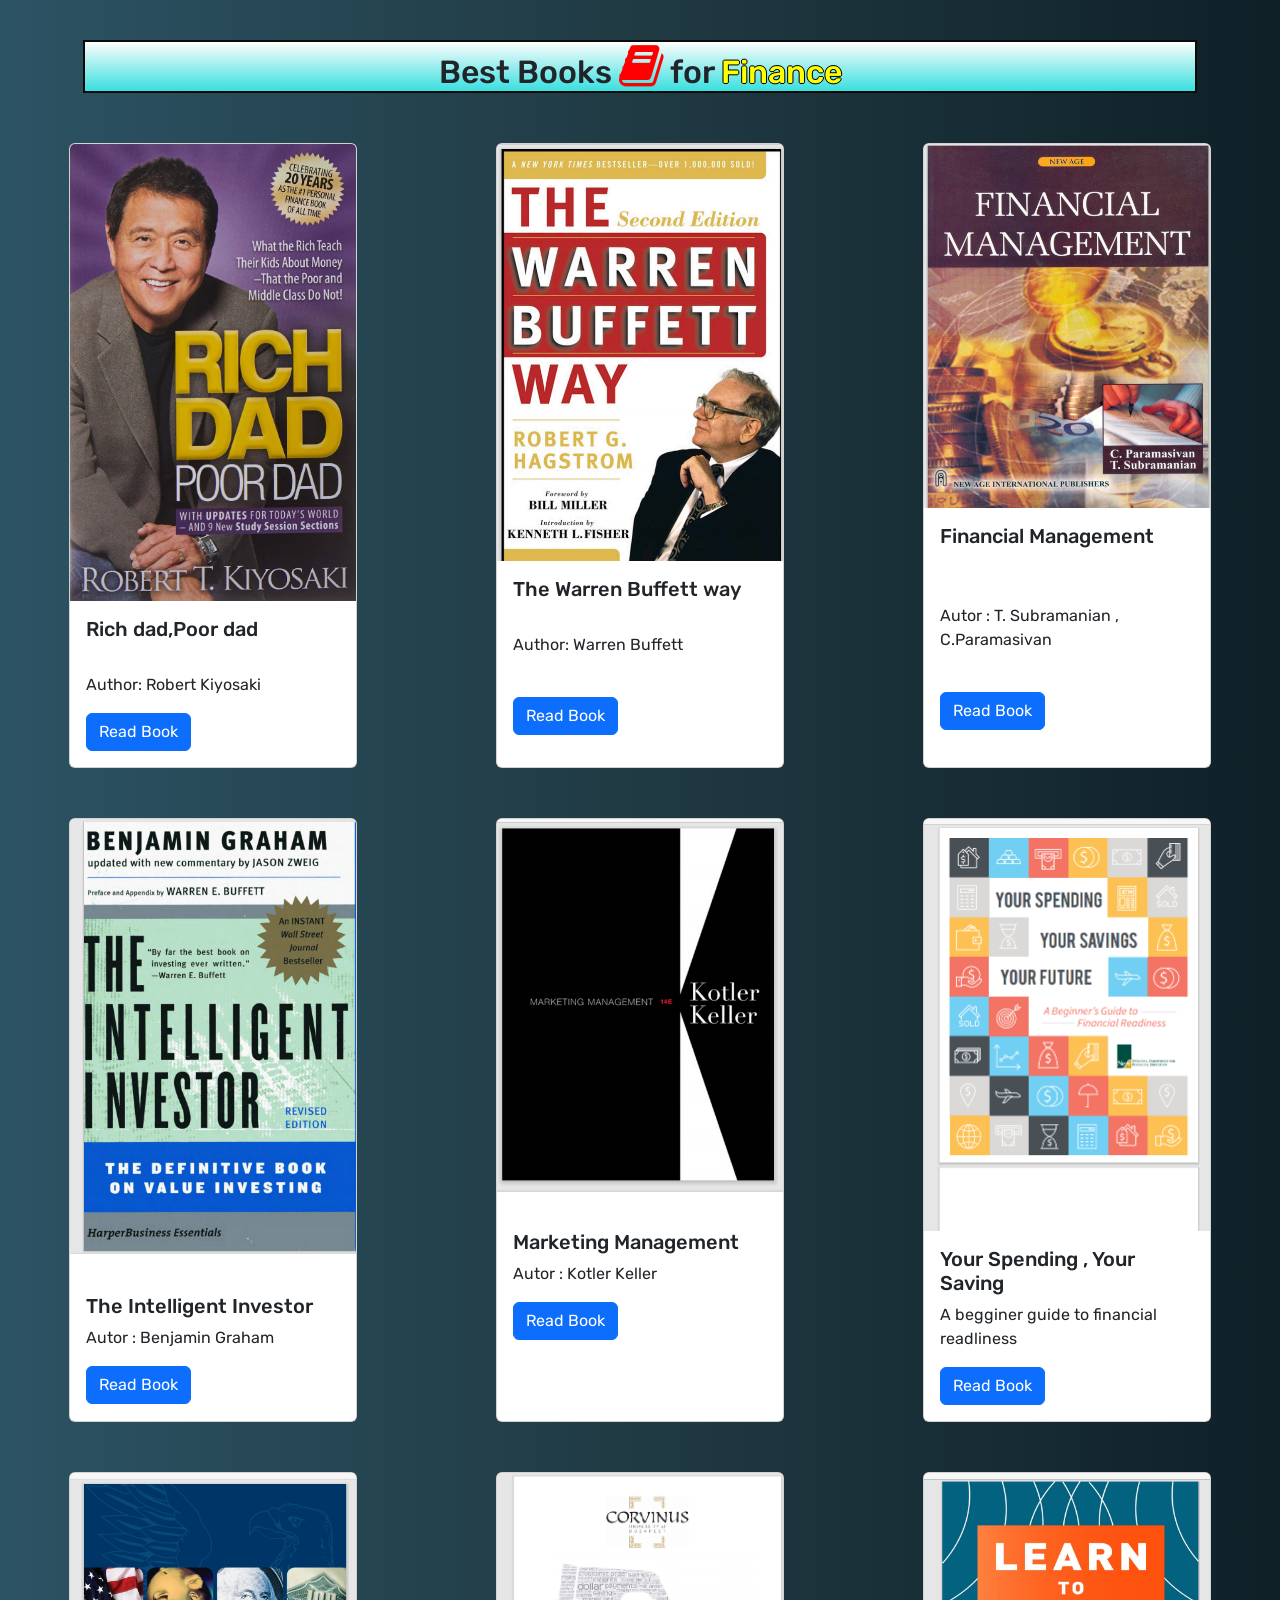
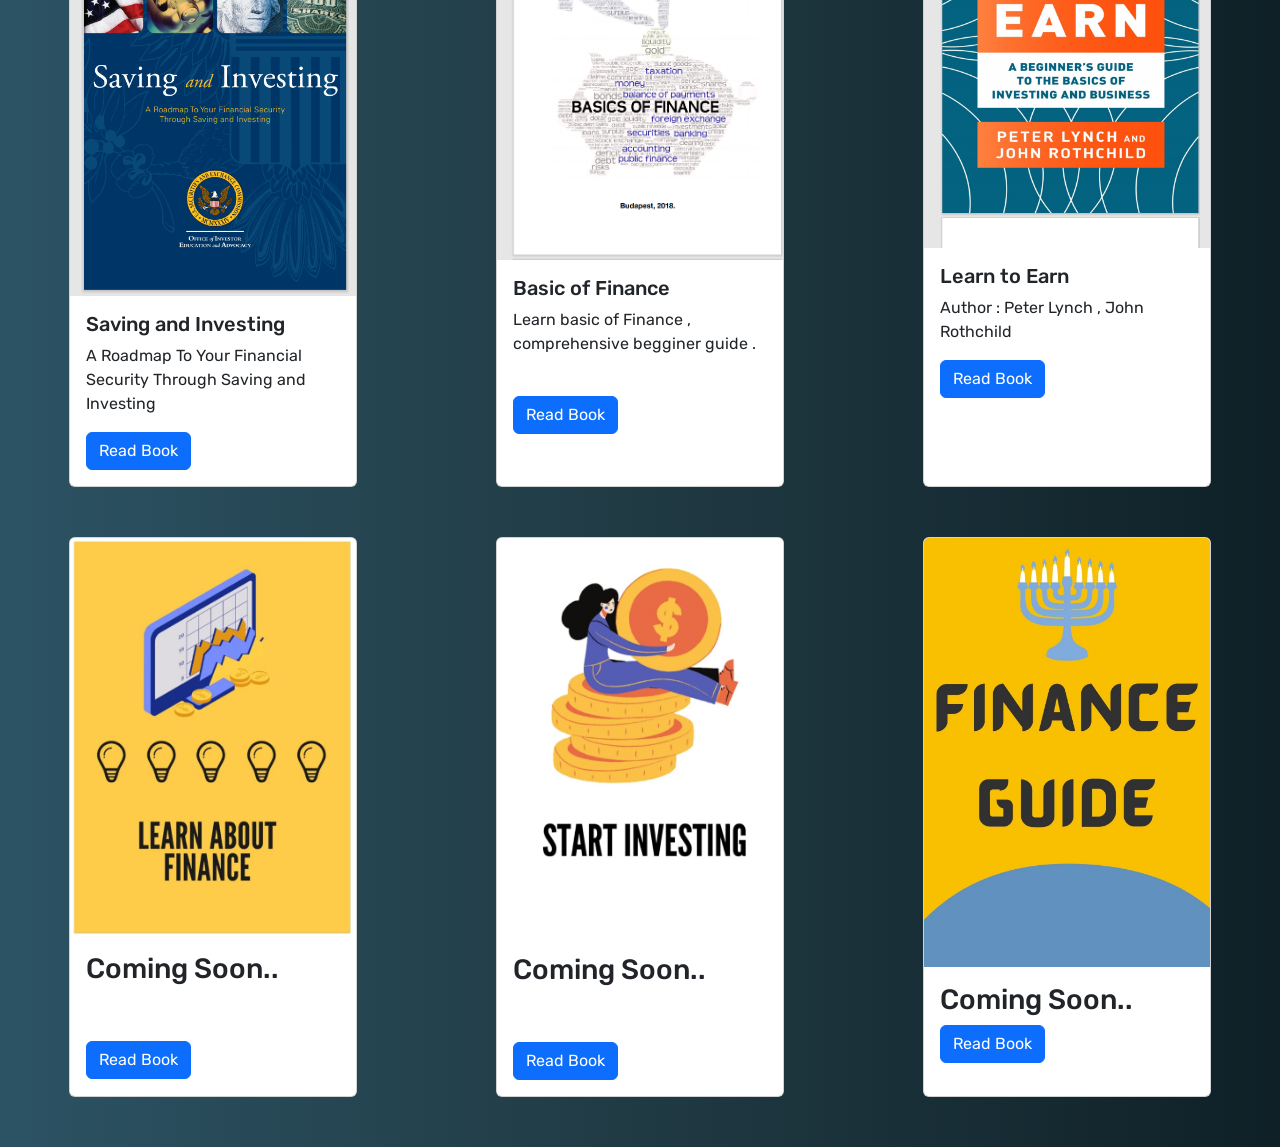
<file: quiz/booksPage/index.html>
<!DOCTYPE html>
<html lang="en">

<head>
  <meta charset="UTF-8">
  <meta http-equiv="X-UA-Compatible" content="IE=edge">
  <meta name="viewport" content="width=device-width, initial-scale=1.0">
  <link href="https://cdn.jsdelivr.net/npm/bootstrap@5.0.2/dist/css/bootstrap.min.css" rel="stylesheet"
    integrity="sha384-EVSTQN3/azprG1Anm3QDgpJLIm9Nao0Yz1ztcQTwFspd3yD65VohhpuuCOmLASjC" crossorigin="anonymous">

  <link rel="stylesheet" href="https://cdnjs.cloudflare.com/ajax/libs/font-awesome/4.7.0/css/font-awesome.min.css">

  <link rel="preconnect" href="https://fonts.googleapis.com">
  <link rel="preconnect" href="https://fonts.gstatic.com" crossorigin>
  <link href="https://fonts.googleapis.com/css2?family=Rubik:wght@500&display=swap" rel="stylesheet">

  <link rel="preconnect" href="https://fonts.googleapis.com">
  <link rel="preconnect" href="https://fonts.gstatic.com" crossorigin>

  <title>Document</title>
  <style>
    body {
      font-family: 'Rubik', sans-serif;
      
      background: #0f2027;
  background: -webkit-linear-gradient(to right, #2c5364, #203a43, #0f2027);
  background: linear-gradient(to right, #2c5364, #203a43, #0f2027);
    }
  

    h2 {
      text-align: center;
      margin: 0 20px;
  
    }

    .heading {
      margin: 40px auto;
      background: linear-gradient(rgb(253, 253, 253), #3adfdf);
      /* background-color: black; */
      width: 87%;

      border: 2px solid rgb(10, 10, 9);
      /* border-radius: 20px; */
    }

    .contain {
      display: flex;
      justify-content: space-around;
      margin: 50px auto;

    }

    span {

      color: yellow;
      text-shadow: -1px 0 black, 0 1px black, 1px 0 black, 0 -1px black;
    }
  </style>
</head>

<body>

  <div class="heading">
    <h2>Best Books <i class="fa fa-book" style="font-size:48px;color:red"></i> for
      <span>Finance</span>
    </h2>
  </div>


  <div class="contain">
    <div class="card" style="width: 18rem;">
      <img src="book img/Rich dad poor dad.jpg" class="card-img-top" alt="...">
      <div class="card-body">
        <h5 class="card-title">Rich dad,Poor dad</h5>
        <br>

        <p class="card-text">Author: Robert Kiyosaki</p>

        <a href="book pdf/Rich-Dad-Poor-Dad-eBook.pdf" class="btn btn-primary" target="_blank">Read Book</a>
      </div>
    </div>

    <div class="card" style="width: 18rem;">
      <img src="book img/warren buffet.png" class="card-img-top" alt="...">
      <div class="card-body">
        <h5 class="card-title">The Warren Buffett way</h5>
        <br>
        
        
        
        <p class="card-text">Author: Warren Buffett </p>
        <br>
        
        <a href="book pdf/The-Warren-Buffett-Way.pdf" class="btn btn-primary" target="_blank">Read Book</a>
      </div>
    </div>

    <div class="card" style="width: 18rem;">
      <img src="book img/financial managment.png" class="card-img-top" alt="...">
      <div class="card-body">
        <h5 class="card-title">Financial Management</h5>
        <br>
        <br>
        <p class="card-text">Autor : T. Subramanian , C.Paramasivan</p>
        <br>
  

        <a href="book pdf/financial_management.pdf" class="btn btn-primary" target="_blank">Read Book</a>
      </div>
    </div>



  </div>


  <div class="contain">
    <div class="card" style="width: 18rem;">
      <img src="book img/The intellegent investor.png" class="card-img-top" alt="The Intelligent Investor">
      <div class="card-body">
        <h5 class="card-title">The Intelligent Investor</h5>
        <p class="card-text">Autor : Benjamin Graham</p>
        <a href="book pdf/The Intelligent Investor By Benjamin Graham.pdf" class="btn btn-primary" target="_blank">Read Book</a>
      </div>
    </div>

    <div class="card" style="width: 18rem;">
      <img src="book img/marketing managment.png" class="card-img-top" alt="Marketing Management">
      <div class="card-body">
        <h5 class="card-title">Marketing Management</h5>
        <p class="card-text">Autor : Kotler Keller</p>
        <a href="book pdf/[Phillip_Kotler]_Marketing_Management_14th_Edition(BookFi).pdf" class="btn btn-primary" target="_blank">Read Book</a>
      </div>
    </div>

    <div class="card" style="width: 18rem;">
      <img src="book img/your spending , your saving.png" class="card-img-top" alt="Your Spending , Your Saving">
      <div class="card-body">
        <h5 class="card-title">Your Spending , Your Saving</h5>
        <p class="card-text">A begginer guide to financial readliness</p>
        <a href="book pdf/Your-Spending-Your-Savings-Your-Future.pdf" class="btn btn-primary" target="_blank">Read Book</a>
      </div>
    </div>



  </div>

  <div class="contain">
    <div class="card" style="width: 18rem;">
      <img src="book img/Saving and Investing.png" class="card-img-top" alt="Saving and Investing">
      <div class="card-body">
        <h5 class="card-title">Saving and Investing</h5>
        <p class="card-text">A Roadmap To Your Financial Security 
          Through Saving and Investing</p>
        <a href="book pdf/sec-guide-to-savings-and-investing (1).pdf" class="btn btn-primary" target="_blank">Read Book</a>
      </div>
    </div>

    <div class="card" style="width: 18rem;">
      <img src="book img/basic of finance.png" class="card-img-top" alt="Basic of Finance">
      <div class="card-body">
        <h5 class="card-title">Basic of Finance</h5>
        <p class="card-text">Learn basic of Finance , comprehensive begginer guide .</p>
        <br>
        <a href="book pdf/Basic of finance.pdf" class="btn btn-primary" target="_blank">Read Book</a>
      </div>
    </div>

    <div class="card" style="width: 18rem;">
      <img src="book img/learn to earn.png" class="card-img-top" alt="Learn to Earn">
      <div class="card-body">
        <h5 class="card-title">Learn to Earn</h5>
        <p class="card-text">Author : Peter Lynch , John Rothchild</p>
        <a href="book pdf/Learn to Earn_ A Beginner_.pdf" class="btn btn-primary" target="_blank">Read Book</a>
      </div>
    </div>



  </div>

  <div class="contain">
    <div class="card" style="width: 18rem;">
      <img src="book img/learn about finance.jpeg" class="card-img-top" alt="...">
      <div class="card-body">
        <h3 class="card-title">Coming Soon..</h3>
        <!-- <p class="card-text">Some quick example text to build on the card title and make up the bulk of the card's
          content.</p> -->
          <br>
          <br>
        <a href="#" class="btn btn-primary" target="_blank">Read Book</a>
      </div>
    </div>

    <div class="card" style="width: 18rem;">
      <img src="book img/start investing.jpeg" class="card-img-top" alt="...">
      <div class="card-body">
        <h3 class="card-title">Coming Soon..</h3>
        <!-- <p class="card-text">Some quick example text to build on the card title and make up the bulk of the card's
          content.</p> -->
          <br>
          <br>
        <a href="#" class="btn btn-primary" target="_blank">Read Book</a>
      </div>
    </div>

    <div class="card" style="width: 18rem;">
      <img src="book img/Finance guide.jpg" class="card-img-top" alt="...">
    

      <div class="card-body">
        <h3 class="card-title">Coming Soon..</h3>
        <!-- <p class="card-text">Some quick example text to build on the card title and make up the bulk of the card's
          content.</p> -->
        <a href="#" class="btn btn-primary" target="_blank">Read Book</a>
      </div>
    </div>



  </div>


</body>

</html>
</file>
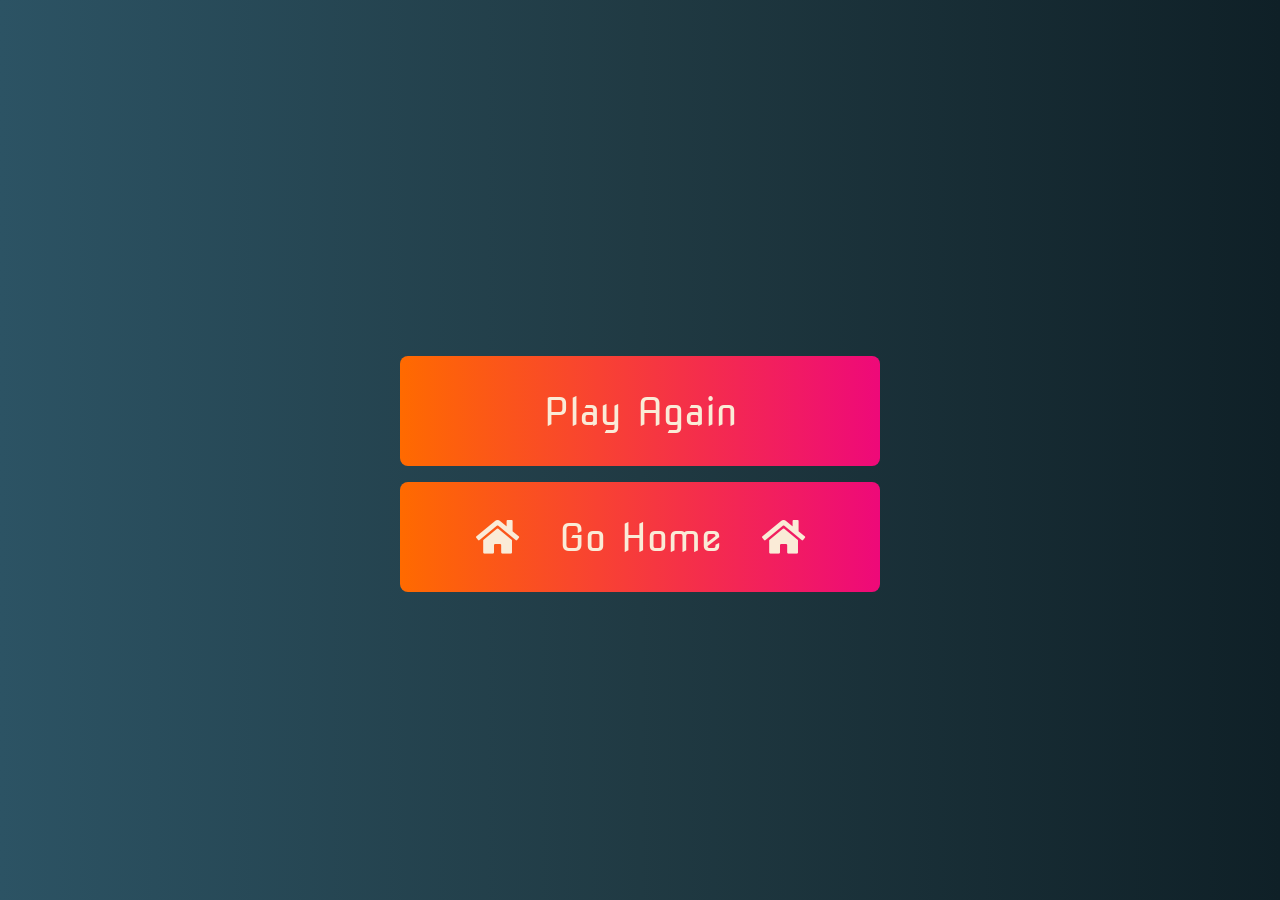
<file: quiz/end.html>
<!DOCTYPE html>
<html lang="en">
  <head>
    <meta charset="UTF-8" />
    <meta http-equiv="X-UA-Compatible" content="IE=edge" />
    <meta name="viewport" content="width=device-width, initial-scale=1.0" />
    <link rel="stylesheet" href="style.css" />
    <link rel="stylesheet" href="https://pro.fontawesome.com/releases/v5.10.0/css/all.css" integrity="sha384-AYmEC3Yw5cVb3ZcuHtOA93w35dYTsvhLPVnYs9eStHfGJvOvKxVfELGroGkvsg+p" crossorigin="anonymous" />
    <title>END</title>
  </head>
  <body>
    <div class="container">
      <div id="end" class="flex-center flex-column">
        <h2 id="finalScore"></h1>
        <!-- <form action="" class="end-form-container">
          <h2 id="end-text">Enter your Name</h2>
          <input type="text" name="name" id="username" placeholder="Enter Your Name" autocomplete="off" />
          <button class="btn" id="saveScoreBtn" type="submit" onclick="saveHighScore(event)" disabled>Save</button>
        </form> -->
        <div class="buttons">
          <a href="game.html" class="btn">Play Again</a>
          <a href="../frontPage/index.html" class="btn"><i class="fas fa-home"></i>Go Home<i class="fas fa-home"></i></a>
        </div>
      </div>
    </div>
    <script src="end.js"></script>
  </body>
</html>
</file>
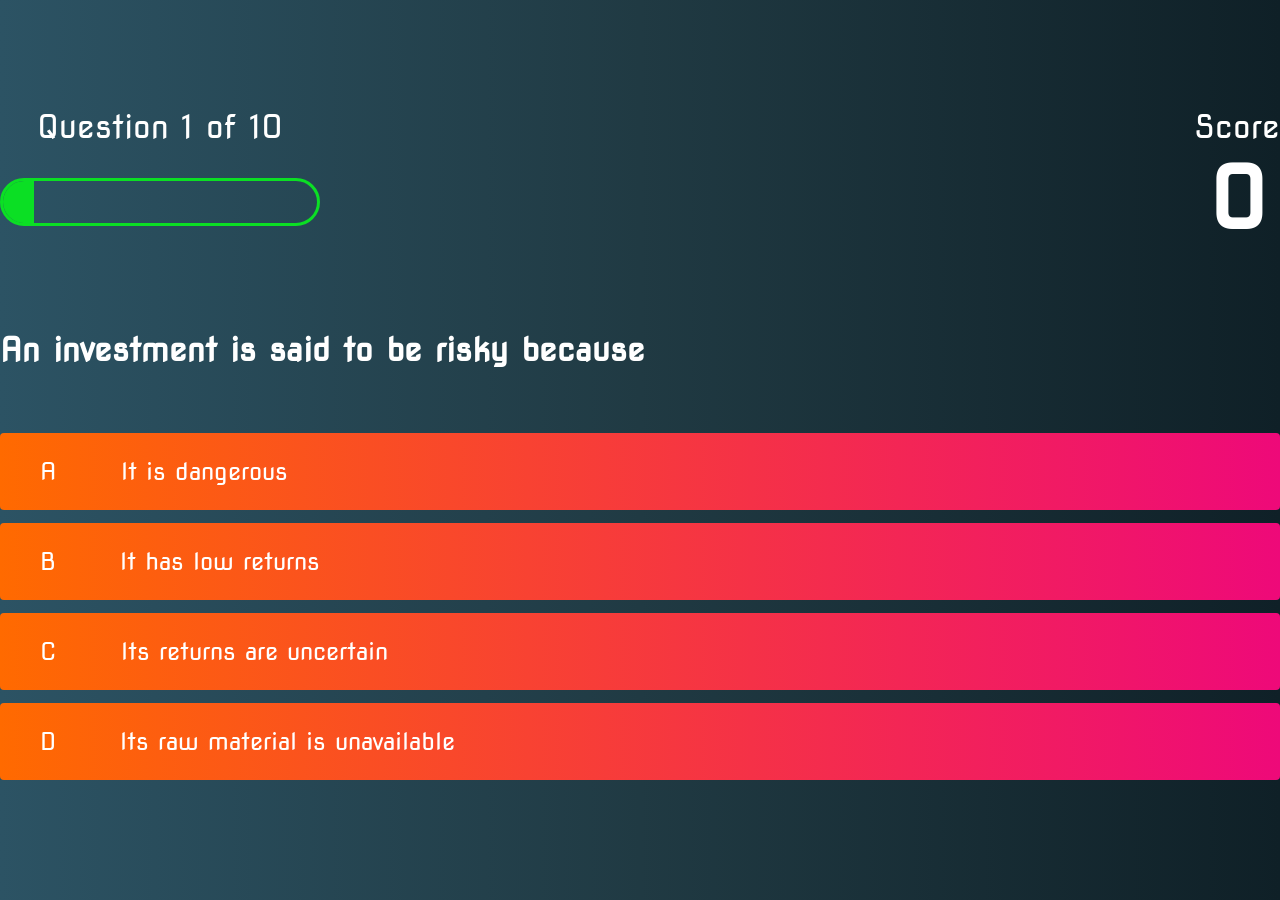
<file: quiz/game.html>
<!DOCTYPE html>
<html lang="en">
  <head>
    <meta charset="UTF-8" />
    <meta http-equiv="X-UA-Compatible" content="IE=edge" />
    <meta name="viewport" content="width=device-width, initial-scale=1.0" />
    <link rel="stylesheet" href="style.css" />
    <link rel="stylesheet" href="game.css" />
    <title>Game</title>
  </head>
  <body>
    <div class="container">
      <div id="game" class="justify-center flex-column">
        <div id="hud">
          <div class="hud-item">
            <p id="progressText" class="hud-prefix">Question</p>
            <div id="progressBar">
              <div id="progressBarFull"></div>
            </div>
          </div>
          <div class="hud-item">
            <p class="hud-prefix">Score</p>
            <h1 class="hud-main-text" id="score">0</h1>
          </div>
        </div>
        <h1 id="question">What is the answer to this question</h1>
        <div class="choice-container">
          <p class="choice-prefix">A</p>
          <p class="choice-text" data-number="1">Choice</p>
        </div>
        <div class="choice-container">
          <p class="choice-prefix">B</p>
          <p class="choice-text" data-number="2">Choice2</p>
        </div>
        <div class="choice-container">
          <p class="choice-prefix">C</p>
          <p class="choice-text" data-number="3">Choice3</p>
        </div>
        <div class="choice-container">
          <p class="choice-prefix">D</p>
          <p class="choice-text" data-number="4">Choice4</p>
        </div>
      </div>
    </div>
    <script src="game.js"></script>
  </body>
</html>
</file>
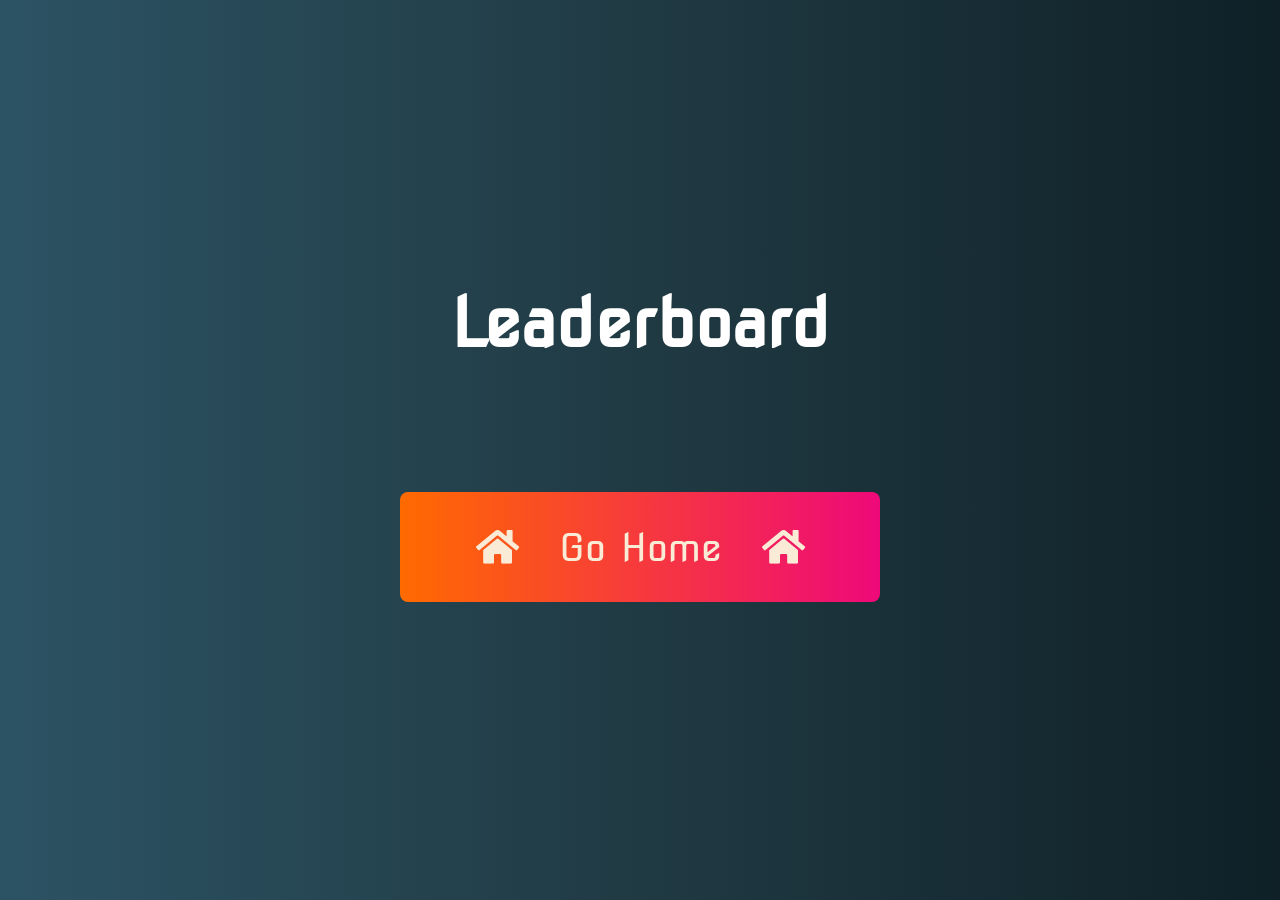
<file: quiz/highScores.html>
<!DOCTYPE html>
<html lang="en">
  <head>
    <meta charset="UTF-8" />
    <meta http-equiv="X-UA-Compatible" content="IE=edge" />
    <meta name="viewport" content="width=device-width, initial-scale=1.0" />
    <title>High Scores</title>
    <link rel="stylesheet" href="style.css" />
    <link rel="stylesheet" href="highScores.css" />
    <link rel="stylesheet" href="https://pro.fontawesome.com/releases/v5.10.0/css/all.css" integrity="sha384-AYmEC3Yw5cVb3ZcuHtOA93w35dYTsvhLPVnYs9eStHfGJvOvKxVfELGroGkvsg+p" crossorigin="anonymous" />
  </head>
  <body>
    <div class="container">
      <div id="highScores" class="flex-center flex-column">
        <h2 id="finalScore">Leaderboard</h2>
        <ul id="highScoresList"></ul>
        <a href="index.html" class="btn"><i class="fas fa-home"></i>Go Home<i class="fas fa-home"></i></a>
      </div>
    </div>
    <script src="highScores.js"></script>
  </body>
</html>
</file>
<file: comingSoonPage/style.css>
@import url("https://fonts.googleapis.com/css2?family=Nova+Square&display=swap");

* {
  font-family: "Nova Square", cursive;
  box-sizing: border-box;
  margin: 0;
  padding: 0;
}

.error {
  min-height: 100vh;
  background: linear-gradient(0deg, #fff, #3baadd);
}

.sky {
  position: relative;
  widows: 100%;
  height: 60vh;
  display: flex;
  justify-content: center;
  align-items: center;
}

.sky h2 {
  margin-left: 300px;
  font-size: 8em;
  color: #fff;
  text-shadow: 15px 15px 0 rgba(0, 0, 0, 0.1);
}

.sky h2 span {
  display: inline-block;
  animation: animate 2s ease-in-out infinite;
}
.sky h2 span:nth-child(even) {
  animation-delay: -1s;
}
@keyframes animate {
  0%,
  100% {
    transform: translateY(-50px);
  }
  50% {
    transform: translateY(50px);
  }
}

.field {
  padding: 100px;
  height: 40vh;
  background: #8d391b;
  box-shadow: inset 0 20px 20px #51680c;
  text-align: center;
}

.field h2 {
  color: #fff;
  font-size: 2em;
  margin-bottom: 40px;
}

.field a {
  background: #fff;
  color: #000;
  width: 160px;
  height: 50px;
  line-height: 50px;
  border-radius: 50px;
  display: inline-block;
  text-decoration: none;
  font-size: 20px;
}

.plane {
  position: absolute;
  bottom: 100px;
  left: 100px;
  max-width: 300px;
}

.grass {
  position: absolute;
  bottom: 0;
  width: 100%;
  height: 20px;
  background: url(grass.png);
  background-position: bottom;
  animation: animateGrass 0.2s linear infinite;
}
@keyframes animateGrass {
  0% {
    background-position: 0 0;
  }
  100% {
    background-position: -94px 0;
  }
}
</file>
<file: frontPage/style.css>
* {
  box-sizing: border-box;
  margin: 0;
  padding: 0;
  font-family: "Kumbh Sans", sans-serif;
  scroll-behavior: smooth;
}

a {
  text-decoration: none;
}

.navbar {
  background-color: #131313;
  height: 80px;
  display: flex;
  justify-content: center;
  align-items: center;
  font-size: 1.2rem;
  position: sticky;
  top: 0;
  z-index: 1000;
}

.navbar__container {
  display: flex;
  justify-content: space-between;
  height: 80px;
  z-index: 1;
  width: 100%;
  max-width: 1300px;
  margin: 0 auto;
  padding: 0 50px;
}

#navbar__logo {
  background: #fe8c00;
  background: -webkit-linear-gradient(to left, #f83600, #fe8c00);
  background: linear-gradient(to left, #f83600, #fe8c00);
  background-clip: text;
  -webkit-background-clip: text;
  -webkit-text-fill-color: transparent;

  display: flex;
  align-items: center;
  cursor: pointer;
  text-decoration: none;
  font-size: 2rem;
}

.navbar__menu {
  display: flex;
  align-items: center;
  list-style: none;
}

.navbar__item {
  height: 80px;
}

.navbar__links {
  color: white;
  display: flex;
  align-items: center;
  justify-content: center;
  width: 125px;
  text-decoration: none;
  height: 100%;
  transition: all 0.3s ease;
}

.navbar__btn {
  display: flex;
  justify-content: center;
  align-items: center;
  padding: 0 1rem;
  width: 100%;
}

.button {
  display: flex;
  justify-content: center;
  align-items: center;
  text-decoration: none;
  padding: 10px 20px;
  height: 100%;
  width: 100%;
  border: none;
  outline: none;
  border-radius: 4px;
  background: #833ab4;
  background: -webkit-linear-gradient(to right, #fcb045, #fd1d1d, #833ab4);
  background: linear-gradient(to right, #fcb045, #fd1d1d, #833ab4);
  color: white;
  transition: all 0.3s ease;
}

.navbar__links:hover {
  color: #9518fc;
}

@media screen and (max-width: 960px) {
  .navbar__container {
    display: flex;
    justify-content: space-between;
    height: 80px;
    z-index: 1;
    width: 100%;
    max-width: 1300px;
    padding: 0;
  }

  .navbar__menu {
    display: grid;
    grid-template-columns: auto;
    margin: 0;
    width: 100%;
    position: absolute;
    top: -1000px;
    opacity: 1;
    transition: all 0.5s ease;
    z-index: -1;
  }

  .navbar__menu.active {
    background: #131313;
    top: 100%;
    opacity: 1;
    transition: all 0.5s ease;
    z-index: 99;
    height: 60vh;
    font-size: 1.6rem;
  }

  #navbar__logo {
    padding-left: 25px;
  }

  .navbar__toggle .bar {
    width: 25px;
    height: 3px;
    margin: 5px auto;
    transition: all 0.3s ease-in-out;
    background: #fff;
  }

  .navbar__item {
    width: 100%;
  }

  .navbar__links {
    text-align: center;
    padding: 2rem;
    width: 100%;
    display: table;
  }

  .navbar__btn {
    padding-bottom: 2rem;
  }

  .button {
    display: flex;
    justify-content: center;
    align-items: center;
    width: 80%;
    height: 80px;
    margin: 0;
  }

  #mobile-menu {
    position: absolute;
    top: 20%;
    right: 5%;
    transform: translate(5%, 20%);
  }

  .navbar__toggle .bar {
    display: block;
    cursor: pointer;
  }

  #mobile-menu.is-active .bar:nth-child(2) {
    opacity: 0;
  }

  #mobile-menu.is-active .bar:nth-child(1) {
    transform: translateY(8px) rotate(45deg);
  }

  #mobile-menu.is-active .bar:nth-child(3) {
    transform: translateY(-8px) rotate(-45deg);
  }
}

/* Hero Section */
.hero {
  background: #0f2027;
  background: -webkit-linear-gradient(to right, #2c5364, #203a43, #0f2027);
  background: linear-gradient(to right, #2c5364, #203a43, #0f2027);

  padding: 200px 0;
}

.hero__container {
  display: flex;
  flex-direction: column;
  justify-content: center;
  align-items: center;
  max-width: 1200px;
  margin: 0 auto;
  height: 90%;
  text-align: center;
  padding: 30px;
}

.hero__heading {
  font-size: 100px;
  margin-bottom: 24px;
  color: #fff;
}

.hero__heading span {
  background: #12c2e9;
  background: -webkit-linear-gradient(to right, #f64f59, #c471ed, #12c2e9);
  background: linear-gradient(to right, #f64f59, #c471ed, #12c2e9);
  background-size: 100%;
  background-clip: text;
  -webkit-background-clip: text;
  -moz-background-clip: text;
  -webkit-text-fill-color: transparent;
}

.hero__description {
  font-size: 60px;
  background: #aa4b6b;
  background: -webkit-linear-gradient(to right, #3b8d99, #6b6b83, #aa4b6b);
  background: linear-gradient(to right, #3b8d99, #6b6b83, #aa4b6b);

  background-clip: text;
  -webkit-background-clip: text;
  -moz-background-clip: text;
  -webkit-text-fill-color: transparent;
}

.highlight {
  border-bottom: 4px solid rgb(132, 0, 255);
}

@media screen and (max-width: 768px) {
  .hero__heading {
    font-size: 60px;
  }
  .hero__description {
    font-size: 40px;
  }
}

/* About Section*/
.main {
  background: #0f2027;
  background: -webkit-linear-gradient(to right, #2c5364, #203a43, #0f2027);
  background: linear-gradient(to right, #2c5364, #203a43, #0f2027);
  padding: 10rem 0;
}

.main__container {
  display: grid;
  grid-template-columns: 1fr 1fr;
  align-items: center;
  justify-content: center;
  margin: 0 auto;
  height: 90%;
  z-index: 1;
  width: 100%;
  max-width: 1300px;
  padding: 0 50px;
}

.main__content {
  color: #fff;
  width: 100%;
}

.main__content h1 {
  font-size: 2rem;
  background: #ff416c;
  background: -webkit-linear-gradient(to left, #ff4b2b, #ff416c);
  background: linear-gradient(to left, #ff4b2b, #ff416c);
  background-clip: text;
  -webkit-background-clip: text;
  -webkit-text-fill-color: transparent;
  text-transform: uppercase;
  margin-bottom: 32px;
}

.main__content h2 {
  font-size: 4rem;
  background: #4e54c8;
  background: -webkit-linear-gradient(to left, #8f94fb, #4e54c8);
  background: linear-gradient(to left, #8f94fb, #4e54c8);
  background-clip: text;
  -webkit-background-clip: text;
  -webkit-text-fill-color: transparent;
}

.main__content p {
  margin-top: 1rem;
  font-size: 2rem;
  font-weight: 700;
}

.main__btn {
  font-size: 1.8rem;
  background: #833ab4;
  background: -webkit-linear-gradient(to right, #fcb045, #fd1d1d, #833ab4);
  background: linear-gradient(to right, #fcb045, #fd1d1d, #833ab4);
  padding: 20px 60px;
  border: none;
  border-radius: 4px;
  margin-top: 2rem;
  cursor: pointer;
  position: relative;
  transition: all 0.35s;
  outline: none;
}

.main__btn a {
  position: relative;
  color: white;
  z-index: 2;
}

.main__btn:after {
  position: absolute;
  content: "";
  top: 0;
  left: 0;
  width: 0;
  height: 100%;
  background: #ff1ead;
  transition: all 0.35s;
  border-radius: 4px;
}

.main__btn:hover {
  color: #fff;
}

.main__btn:hover:after {
  width: 100%;
}

.main__img--container {
  text-align: center;
}

.main__img--card {
  margin: 10px;
  height: 500px;
  width: 500px;
  border-radius: 15px;
  display: flex;
  flex-direction: column;
  justify-content: center;
  /* color: #fff;
  background-image: linear-gradient(to right, #00dbde, #fc00ff 100%); */
}

.fa-wallet {
  font-size: 14rem;
}

#card-2 {
  background: #fe8c00;
  background: -webkit-linear-gradient(to left, #f83600, #fe8c00);
  background: linear-gradient(to left, #f83600, #fe8c00);
}

@media screen and (max-width: 1100px) {
  .main__container {
    display: grid;
    grid-template-columns: 1fr;
    align-items: center;
    justify-content: center;
    width: 100%;
    margin: 0 auto;
    height: 90%;
  }

  .main__img--container {
    display: flex;
    justify-content: center;
  }

  .main__img--card {
    height: 425px;
    width: 425px;
  }

  .main__content {
    text-align: center;
    margin-bottom: 4rem;
  }

  .main__content h1 {
    font-size: 2.5rem;
    margin-top: 2rem;
  }

  .main__content h2 {
    font-size: 3rem;
  }

  .main_content p {
    margin-top: 1rem;
    font-size: 1.5rem;
  }
}

@media screen and (max-width: 480px) {
  .main__img--card {
    width: 250px;
    height: 250px;
  }
  .fa-wallet {
    font-size: 4rem;
  }
  .main__content h1 {
    font-size: 2rem;
    margin-top: 3rem;
  }
  .main__content h2 {
    font-size: 2rem;
  }
  .main__content p {
    font-size: 1.5rem;
    margin-top: 2rem;
  }
  .main__btn {
    padding: 12px 36px;
    margin: 2.5rem 0;
  }
}

/* Services Section */
.services {
  background: #0f2027;
  background: -webkit-linear-gradient(to right, #2c5364, #203a43, #0f2027);
  background: linear-gradient(to right, #2c5364, #203a43, #0f2027);
  display: flex;
  flex-direction: column;
  justify-content: center;
  align-items: center;
  height: 100%;
  padding: 10rem 0;
}

.services h1 {
  background: #fe8c00;
  background: -webkit-linear-gradient(to left, #f83600, #fe8c00);
  background: linear-gradient(to left, #f83600, #fe8c00);

  background-clip: text;
  -webkit-background-clip: text;
  -webkit-text-fill-color: transparent;

  margin-bottom: 2.5rem;
  font-size: 2.5rem;
}

.services__wrapper {
  display: grid;
  grid-template-columns: 1fr 1fr 1fr 1fr;
  grid-template-rows: 1fr;
}

.services__wrapper--membership {
  display: grid;
  grid-template-columns: 1fr 1fr 1fr;
  grid-template-rows: 1fr;
}

.services__card {
  margin: 10px;
  height: 425px;
  width: 300px;
  border-radius: 4px;
  display: flex;
  flex-direction: column;
  justify-content: center;
  color: #fff;
  background: #1fa2ff;
  background: -webkit-linear-gradient(to left, #a6ffcb, #12d8fa, #1fa2ff);
  background: linear-gradient(to left, #a6ffcb, #12d8fa, #1fa2ff);
  transition: 0.3s ease-in;
}

.services__card:nth-of-type(2),
.services__card:nth-of-type(4) {
  background: #12c2e9;
  background: -webkit-linear-gradient(to left, #f64f59, #c471ed, #12c2e9);
  background: linear-gradient(to left, #f64f59, #c471ed, #12c2e9);
}

.services__card h2 {
  text-align: center;
}

.services__card p {
  text-align: center;
  margin-top: 24px;
  font-size: 20px;
}

.services__btn {
  display: flex;
  justify-content: center;
  margin-top: 16px;
}

.services__card button {
  color: #fff;
  padding: 14px 24px;
  border: none;
  outline: none;
  border-radius: 4px;
  background: #131313;
  font-size: 1rem;
}

.services__card button:hover {
  cursor: pointer;
}

.services__card:hover {
  transform: scale(1.075);
  transition: 0.3s ease-in;
  cursor: pointer;
}

@media screen and (max-width: 1300px) {
  .services__wrapper {
    display: grid;
    grid-template-columns: 1fr 1fr;
  }
}

@media screen and (max-width: 768px) {
  .services__wrapper {
    display: grid;
    grid-template-columns: 1fr;
  }
}

.fa-piggy-bank {
  font-size: 14rem;
}

/* Footer */

.footer__container {
  background: #0f2027;
  background: -webkit-linear-gradient(to right, #2c5364, #203a43, #0f2027);
  background: linear-gradient(to right, #2c5364, #203a43, #0f2027);
  padding: 5rem 0;
  display: flex;
  flex-direction: column;
  justify-content: center;
  align-items: center;
}

#footer__logo {
  color: #fff;
  display: flex;
  align-items: center;
  cursor: pointer;
  text-decoration: none;
  font-size: 2rem;
}

.footer__links {
  width: 100%;
  max-width: 1000px;
  display: flex;
  justify-content: center;
}

.footer__link--wrapper {
  display: flex;
}

.footer__link--items {
  display: flex;
  flex-direction: column;
  align-items: flex-start;
  margin: 16px;
  text-align: left;
  width: 160px;
  box-sizing: border-box;
}

.footer__link--items h2 {
  margin-bottom: 16px;
  color: #fff;
}

.footer__link--items a {
  color: #fff;
  text-decoration: none;
  margin-bottom: 0.5rem;
  transition: 0.3 ease-out;
}

.footer__link--items a:hover {
  color: #e9e9e9;
  transition: 0.3 ease-out;
}

.social__icon--link {
  color: #fff;
  font-size: 24px;
}

.social__media {
  max-width: 1000px;
  width: 100%;
}

.social__media--wrap {
  display: flex;
  justify-content: space-between;
  align-items: center;
  width: 90%;
  max-width: 1000px;
  margin: 40px auto 0 auto;
}

.social__icons {
  display: flex;
  justify-content: space-between;
  align-items: center;
  width: 240px;
}

.website__rights {
  color: #fff;
}

@media screen and (max-width: 820px) {
  .footer__links {
    padding-top: 2rem;
  }

  #footer__logo {
    margin-bottom: 2rem;
  }

  .website__rights {
    margin-bottom: 2rem;
  }

  .footer__link--wrapper {
    flex-direction: column;
  }

  .social__media--wrap {
    flex-direction: column;
  }
}

@media screen and (max-width: 480px) {
  .footer__link--items {
    margin: 0;
    padding: 10px;
    width: 100%;
  }
}

.images {
  height: 450px;
  width: 500px;
  border-radius: 35px;
}
</file>
<file: membershipPage/style.css>
* {
  box-sizing: border-box;
  margin: 0;
  padding: 0;
  font-family: "Kumbh Sans", sans-serif;
  scroll-behavior: smooth;
}

a {
  text-decoration: none;
}

body {
  background: #0f2027;
  background: -webkit-linear-gradient(to right, #2c5364, #203a43, #0f2027);
  background: linear-gradient(to right, #2c5364, #203a43, #0f2027);
}

.navbar {
  background-color: #131313;
  height: 80px;
  display: flex;
  justify-content: center;
  align-items: center;
  font-size: 1.2rem;
  position: sticky;
  top: 0;
  z-index: 1000;
}

.navbar__container {
  display: flex;
  justify-content: space-between;
  height: 80px;
  z-index: 1;
  width: 100%;
  max-width: 1300px;
  margin: 0 auto;
  padding: 0 50px;
}

#navbar__logo {
  background: #fe8c00;
  background: -webkit-linear-gradient(to left, #f83600, #fe8c00);
  background: linear-gradient(to left, #f83600, #fe8c00);
  background-clip: text;
  -webkit-background-clip: text;
  -webkit-text-fill-color: transparent;

  display: flex;
  align-items: center;
  cursor: pointer;
  text-decoration: none;
  font-size: 2rem;
}

.navbar__menu {
  display: flex;
  align-items: center;
  list-style: none;
}

.navbar__item {
  height: 80px;
}

.navbar__links {
  color: white;
  display: flex;
  align-items: center;
  justify-content: center;
  width: 125px;
  text-decoration: none;
  height: 100%;
  transition: all 0.3s ease;
}

.navbar__btn {
  display: flex;
  justify-content: center;
  align-items: center;
  padding: 0 1rem;
  width: 100%;
}

.button {
  display: flex;
  justify-content: center;
  align-items: center;
  text-decoration: none;
  padding: 10px 20px;
  height: 100%;
  width: 100%;
  border: none;
  outline: none;
  border-radius: 4px;
  background: #833ab4;
  background: -webkit-linear-gradient(to right, #fcb045, #fd1d1d, #833ab4);
  background: linear-gradient(to right, #fcb045, #fd1d1d, #833ab4);
  color: white;
  transition: all 0.3s ease;
}

.navbar__links:hover {
  color: #9518fc;
}

@media screen and (max-width: 960px) {
  .navbar__container {
    display: flex;
    justify-content: space-between;
    height: 80px;
    z-index: 1;
    width: 100%;
    max-width: 1300px;
    padding: 0;
  }

  .navbar__menu {
    display: none;
    grid-template-columns: auto;
    margin: 0;
    width: 100%;
    position: absolute;
    top: -1000px;
    opacity: 1;
    transition: all 0.5s ease;
    z-index: -1;
  }

  .navbar__menu.active {
    background: #131313;
    top: 100%;
    opacity: 1;
    transition: all 0.5s ease;
    z-index: 99;
    height: 60vh;
    font-size: 1.6rem;
  }

  #navbar__logo {
    padding-left: 25px;
  }

  .navbar__toggle .bar {
    width: 25px;
    height: 3px;
    margin: 5px auto;
    transition: all 0.3s ease-in-out;
    background: #fff;
  }

  .navbar__item {
    width: 100%;
  }

  .navbar__links {
    text-align: center;
    padding: 2rem;
    width: 100%;
    display: table;
  }

  .navbar__btn {
    padding-bottom: 2rem;
  }

  .button {
    display: flex;
    justify-content: center;
    align-items: center;
    width: 80%;
    height: 80px;
    margin: 0;
  }

  #mobile-menu {
    position: absolute;
    top: 20%;
    right: 5%;
    transform: translate(5%, 20%);
  }

  .navbar__toggle .bar {
    display: block;
    cursor: pointer;
  }

  #mobile-menu.is-active .bar:nth-child(2) {
    opacity: 0;
  }

  #mobile-menu.is-active .bar:nth-child(1) {
    transform: translateY(8px) rotate(45deg);
  }

  #mobile-menu.is-active .bar:nth-child(3) {
    transform: translateY(-8px) rotate(-45deg);
  }
}

h2 {
  font-size: 2rem;
  background: #ff416c;
  background: -webkit-linear-gradient(to left, #ff4b2b, #ff416c);
  background: linear-gradient(to left, #ff4b2b, #ff416c);
  background-clip: text;
  -webkit-background-clip: text;
  -webkit-text-fill-color: transparent;
  text-align: center;
  margin: 80px 0;
}

p {
  color: white;
  font-size: 1.2rem;
  text-align: center;
  margin: 30px;
}

div {
  color: white;
  text-align: center;
  font-size: 1.5rem;
  margin: 100px;
}
</file>
<file: videoPage/style.css>
* {
  box-sizing: border-box;
  margin: 0;
  padding: 0;
  font-family: "Kumbh Sans", sans-serif;
  scroll-behavior: smooth;
}

body {
  background: #0f2027;
  background: -webkit-linear-gradient(to right, #2c5364, #203a43, #0f2027);
  background: linear-gradient(to right, #2c5364, #203a43, #0f2027);
}

a {
  text-decoration: none;
}

.navbar {
  background-color: #131313;
  height: 80px;
  display: flex;
  justify-content: center;
  align-items: center;
  font-size: 1.2rem;
  position: sticky;
  top: 0;
  z-index: 1000;
}

.navbar__container {
  display: flex;
  justify-content: space-between;
  height: 80px;
  z-index: 1;
  width: 100%;
  max-width: 1300px;
  margin: 0 auto;
  padding: 0 50px;
}

#navbar__logo {
  background: #fe8c00;
  background: -webkit-linear-gradient(to left, #f83600, #fe8c00);
  background: linear-gradient(to left, #f83600, #fe8c00);
  background-clip: text;
  -webkit-background-clip: text;
  -webkit-text-fill-color: transparent;

  display: flex;
  align-items: center;
  cursor: pointer;
  text-decoration: none;
  font-size: 2rem;
}

.navbar__menu {
  display: flex;
  align-items: center;
  list-style: none;
}

.navbar__item {
  height: 80px;
}

.navbar__links {
  color: white;
  display: flex;
  align-items: center;
  justify-content: center;
  width: 125px;
  text-decoration: none;
  height: 100%;
  transition: all 0.3s ease;
}

.navbar__btn {
  display: flex;
  justify-content: center;
  align-items: center;
  padding: 0 1rem;
  width: 100%;
}

.button {
  display: flex;
  justify-content: center;
  align-items: center;
  text-decoration: none;
  padding: 10px 20px;
  height: 100%;
  width: 100%;
  border: none;
  outline: none;
  border-radius: 4px;
  background: #833ab4;
  background: -webkit-linear-gradient(to right, #fcb045, #fd1d1d, #833ab4);
  background: linear-gradient(to right, #fcb045, #fd1d1d, #833ab4);
  color: white;
  transition: all 0.3s ease;
}

.navbar__links:hover {
  color: #9518fc;
}

@media screen and (max-width: 960px) {
  .navbar__container {
    display: flex;
    justify-content: space-between;
    height: 80px;
    z-index: 1;
    width: 100%;
    max-width: 1300px;
    padding: 0;
  }

  .navbar__menu {
    display: grid;
    grid-template-columns: auto;
    margin: 0;
    width: 100%;
    position: absolute;
    top: -1000px;
    opacity: 1;
    transition: all 0.5s ease;
    z-index: -1;
  }

  .navbar__menu.active {
    background: #131313;
    top: 100%;
    opacity: 1;
    transition: all 0.5s ease;
    z-index: 99;
    height: 60vh;
    font-size: 1.6rem;
  }

  #navbar__logo {
    padding-left: 25px;
  }

  .navbar__toggle .bar {
    width: 25px;
    height: 3px;
    margin: 5px auto;
    transition: all 0.3s ease-in-out;
    background: #fff;
  }

  .navbar__item {
    width: 100%;
  }

  .navbar__links {
    text-align: center;
    padding: 2rem;
    width: 100%;
    display: table;
  }

  .navbar__btn {
    padding-bottom: 2rem;
  }

  .button {
    display: flex;
    justify-content: center;
    align-items: center;
    width: 80%;
    height: 80px;
    margin: 0;
  }

  #mobile-menu {
    position: absolute;
    top: 20%;
    right: 5%;
    transform: translate(5%, 20%);
  }

  .navbar__toggle .bar {
    display: block;
    cursor: pointer;
  }

  #mobile-menu.is-active .bar:nth-child(2) {
    opacity: 0;
  }

  #mobile-menu.is-active .bar:nth-child(1) {
    transform: translateY(8px) rotate(45deg);
  }

  #mobile-menu.is-active .bar:nth-child(3) {
    transform: translateY(-8px) rotate(-45deg);
  }
}

.sub {
  display: flex;
  overflow-x: auto;
}

iframe {
  border-radius: 35px;
}

.sub .item {
  margin: 0 20px;
}

h1 {
  background: linear-gradient(to left, #ff4b2b, #ff416c);
  background-clip: text;
  -webkit-background-clip: text;
  -webkit-text-fill-color: transparent;
  text-transform: uppercase;
  text-align: center;
  margin: 40px 0;
}

.main {
  margin: 70px 0;
}
</file>
<file: Hackathon/videoPage/style.css>
* {
  box-sizing: border-box;
  margin: 0;
  padding: 0;
  font-family: "Kumbh Sans", sans-serif;
  scroll-behavior: smooth;
}

body {
  background: #0f2027;
  background: -webkit-linear-gradient(to right, #2c5364, #203a43, #0f2027);
  background: linear-gradient(to right, #2c5364, #203a43, #0f2027);
}

a {
  text-decoration: none;
}

.navbar {
  background-color: #131313;
  height: 80px;
  display: flex;
  justify-content: center;
  align-items: center;
  font-size: 1.2rem;
  position: sticky;
  top: 0;
  z-index: 1000;
}

.navbar__container {
  display: flex;
  justify-content: space-between;
  height: 80px;
  z-index: 1;
  width: 100%;
  max-width: 1300px;
  margin: 0 auto;
  padding: 0 50px;
}

#navbar__logo {
  background: #fe8c00;
  background: -webkit-linear-gradient(to left, #f83600, #fe8c00);
  background: linear-gradient(to left, #f83600, #fe8c00);
  background-clip: text;
  -webkit-background-clip: text;
  -webkit-text-fill-color: transparent;

  display: flex;
  align-items: center;
  cursor: pointer;
  text-decoration: none;
  font-size: 2rem;
}

.navbar__menu {
  display: flex;
  align-items: center;
  list-style: none;
}

.navbar__item {
  height: 80px;
}

.navbar__links {
  color: white;
  display: flex;
  align-items: center;
  justify-content: center;
  width: 125px;
  text-decoration: none;
  height: 100%;
  transition: all 0.3s ease;
}

.navbar__btn {
  display: flex;
  justify-content: center;
  align-items: center;
  padding: 0 1rem;
  width: 100%;
}

.button {
  display: flex;
  justify-content: center;
  align-items: center;
  text-decoration: none;
  padding: 10px 20px;
  height: 100%;
  width: 100%;
  border: none;
  outline: none;
  border-radius: 4px;
  background: #833ab4;
  background: -webkit-linear-gradient(to right, #fcb045, #fd1d1d, #833ab4);
  background: linear-gradient(to right, #fcb045, #fd1d1d, #833ab4);
  color: white;
  transition: all 0.3s ease;
}

.navbar__links:hover {
  color: #9518fc;
}

@media screen and (max-width: 960px) {
  .navbar__container {
    display: flex;
    justify-content: space-between;
    height: 80px;
    z-index: 1;
    width: 100%;
    max-width: 1300px;
    padding: 0;
  }

  .navbar__menu {
    display: grid;
    grid-template-columns: auto;
    margin: 0;
    width: 100%;
    position: absolute;
    top: -1000px;
    opacity: 1;
    transition: all 0.5s ease;
    z-index: -1;
  }

  .navbar__menu.active {
    background: #131313;
    top: 100%;
    opacity: 1;
    transition: all 0.5s ease;
    z-index: 99;
    height: 60vh;
    font-size: 1.6rem;
  }

  #navbar__logo {
    padding-left: 25px;
  }

  .navbar__toggle .bar {
    width: 25px;
    height: 3px;
    margin: 5px auto;
    transition: all 0.3s ease-in-out;
    background: #fff;
  }

  .navbar__item {
    width: 100%;
  }

  .navbar__links {
    text-align: center;
    padding: 2rem;
    width: 100%;
    display: table;
  }

  .navbar__btn {
    padding-bottom: 2rem;
  }

  .button {
    display: flex;
    justify-content: center;
    align-items: center;
    width: 80%;
    height: 80px;
    margin: 0;
  }

  #mobile-menu {
    position: absolute;
    top: 20%;
    right: 5%;
    transform: translate(5%, 20%);
  }

  .navbar__toggle .bar {
    display: block;
    cursor: pointer;
  }

  #mobile-menu.is-active .bar:nth-child(2) {
    opacity: 0;
  }

  #mobile-menu.is-active .bar:nth-child(1) {
    transform: translateY(8px) rotate(45deg);
  }

  #mobile-menu.is-active .bar:nth-child(3) {
    transform: translateY(-8px) rotate(-45deg);
  }
}

.sub {
  display: flex;
  overflow-x: auto;
}

iframe {
  border-radius: 35px;
}

.sub .item {
  margin: 0 20px;
}

h1 {
  background: linear-gradient(to left, #ff4b2b, #ff416c);
  background-clip: text;
  -webkit-background-clip: text;
  -webkit-text-fill-color: transparent;
  text-transform: uppercase;
  text-align: center;
  margin: 40px 0;
}

.main {
  margin: 70px 0;
}
</file>
<file: quiz/style.css>
@import url("https://fonts.googleapis.com/css2?family=Nova+Square&display=swap");

body {
  background: #0f2027;
  background: -webkit-linear-gradient(to right, #2c5364, #203a43, #0f2027);
  background: linear-gradient(to right, #2c5364, #203a43, #0f2027);
}

* {
  box-sizing: border-box;
  margin: 0;
  padding: 0;
  font-family: "Nova Square", cursive;
}

h1 {
  font-size: 5.4rem;
  color: white;
  margin-bottom: 5rem;
}

h2 {
  font-size: 4.2rem;
  margin-bottom: 4rem;
  color: #fff;
}

.container {
  width: 100vw;
  height: 100vh;
  display: flex;
  justify-content: center;
  align-items: center;
  max-width: 80rem;
  margin: 0 auto;
}

.flex-column {
  display: flex;
  flex-direction: column;
}

.flex-center {
  justify-content: center;
  align-items: center;
}

.justify-center {
  justify-content: center;
}

.text-center {
  text-align: center;
}

.hidden {
  display: none;
}

.btn {
  font-size: 2.4rem;
  padding: 2rem 0;
  width: 30rem;
  text-align: center;
  margin-bottom: 1rem;
  text-decoration: none;
  color: rgb(28, 26, 26);
  background: #ee0979;
  background: -webkit-linear-gradient(to right, #ff6a00, #ee0979);
  background: linear-gradient(to right, #ff6a00, #ee0979);
  border-radius: 8px;
  color: antiquewhite;
}

#highscore-btn {
  background: #8e2de2;
  background: -webkit-linear-gradient(to right, #4a00e0, #8e2de2);
  background: linear-gradient(to right, #4a00e0, #8e2de2);
}

.btn:hover {
  cursor: pointer;
  box-shadow: 0 0.4rem 1.4rem 0 black;
  transition: transform 150ms;
  transform: scale(1.03);
}

.btn[disabled]:hover {
  cursor: not-allowed;
  box-shadow: none;
  transform: none;
}

#highscore-btn:hover {
  box-shadow: 0 0.4rem 1.4rem 0 black;
}

.fa-trophy {
  margin: 0 40px;
}

/* End page */
.end-form-container {
  width: 100%;
  display: flex;
  flex-direction: column;
  align-items: center;
  max-width: 30rem;
}

input {
  margin-bottom: 1rem;
  width: 20rem;
  padding: 1.5rem;
  font-size: 1.8rem;
  border: none;
  box-shadow: 0 0.1rem 1.4rem 0 rgb(28, 26, 26);
}

input::placeholder {
  color: #aaa;
}

#username {
  margin-bottom: 3rem;
  width: 100%;
  outline: none;
}

#end-text {
  font-size: 2.4rem;
  color: #fff;
  text-align: center;
}

#saveScoreBtn {
  border: none;
}

.buttons {
  display: flex;
  flex-direction: column;
}

.fa-home {
  margin: 0 40px;
}
</file>
<file: quiz/game.css>
body {
  color: #fff;
}

.choice-container {
  display: flex;
  margin-bottom: 0.8rem;
  width: 100%;
  border-radius: 4px;
  background: #ee0979;
  background: -webkit-linear-gradient(to right, #ff6a00, #ee0979);
  background: linear-gradient(to right, #ff6a00, #ee0979);
  font-size: 1.5rem;
  min-width: 80rem;
}

.choice-container:hover {
  cursor: pointer;
  box-shadow: 0 0.4rem 0 black;
  transform: scale(1.02);
  transition: transform 100ms;
}

.choice-prefix {
  padding: 1.5rem 2.5rem;
  color: white;
}

.choice-text {
  padding: 1.5rem;
  width: 100%;
}

.correct {
  background: linear-gradient(32deg, rgb(11, 223, 36) 0%, rgb(41, 232, 111) 100%);
}
.incorrect {
  background: linear-gradient(32deg, rgb(230, 29, 29, 1) 0%, rgb(224, 11, 11, 1) 100%);
}

#hud {
  display: flex;
  justify-content: space-between;
}

.hud-prefix {
  text-align: center;
  font-size: 2rem;
}

.hud-main-text {
  text-align: center;
}

#progressBar {
  width: 20rem;
  height: 3rem;
  border: 0.2rem solid rgb(11, 223, 36);
  margin-top: 2rem;
  border-radius: 50px;
  overflow: hidden;
}
#progressBarFull {
  width: 0%;
  height: 100%;
  background: rgb(11, 223, 36);
}
#question {
  margin-bottom: 4rem;
  font-size: 2rem;
}

@media screen and (max-width: 768px) {
  .choice-container {
    min-width: 40rem;
  }
}
</file>
<file: quiz/highScores.css>
#highScoresList {
  list-style: none;
  margin-bottom: 4rem;
  color: rgb(212, 204, 204);
  font-size: 1.9rem;
}

.high-score {
  font-size: 2.8rem;
  margin-bottom: 0.5rem;
}
</file>
